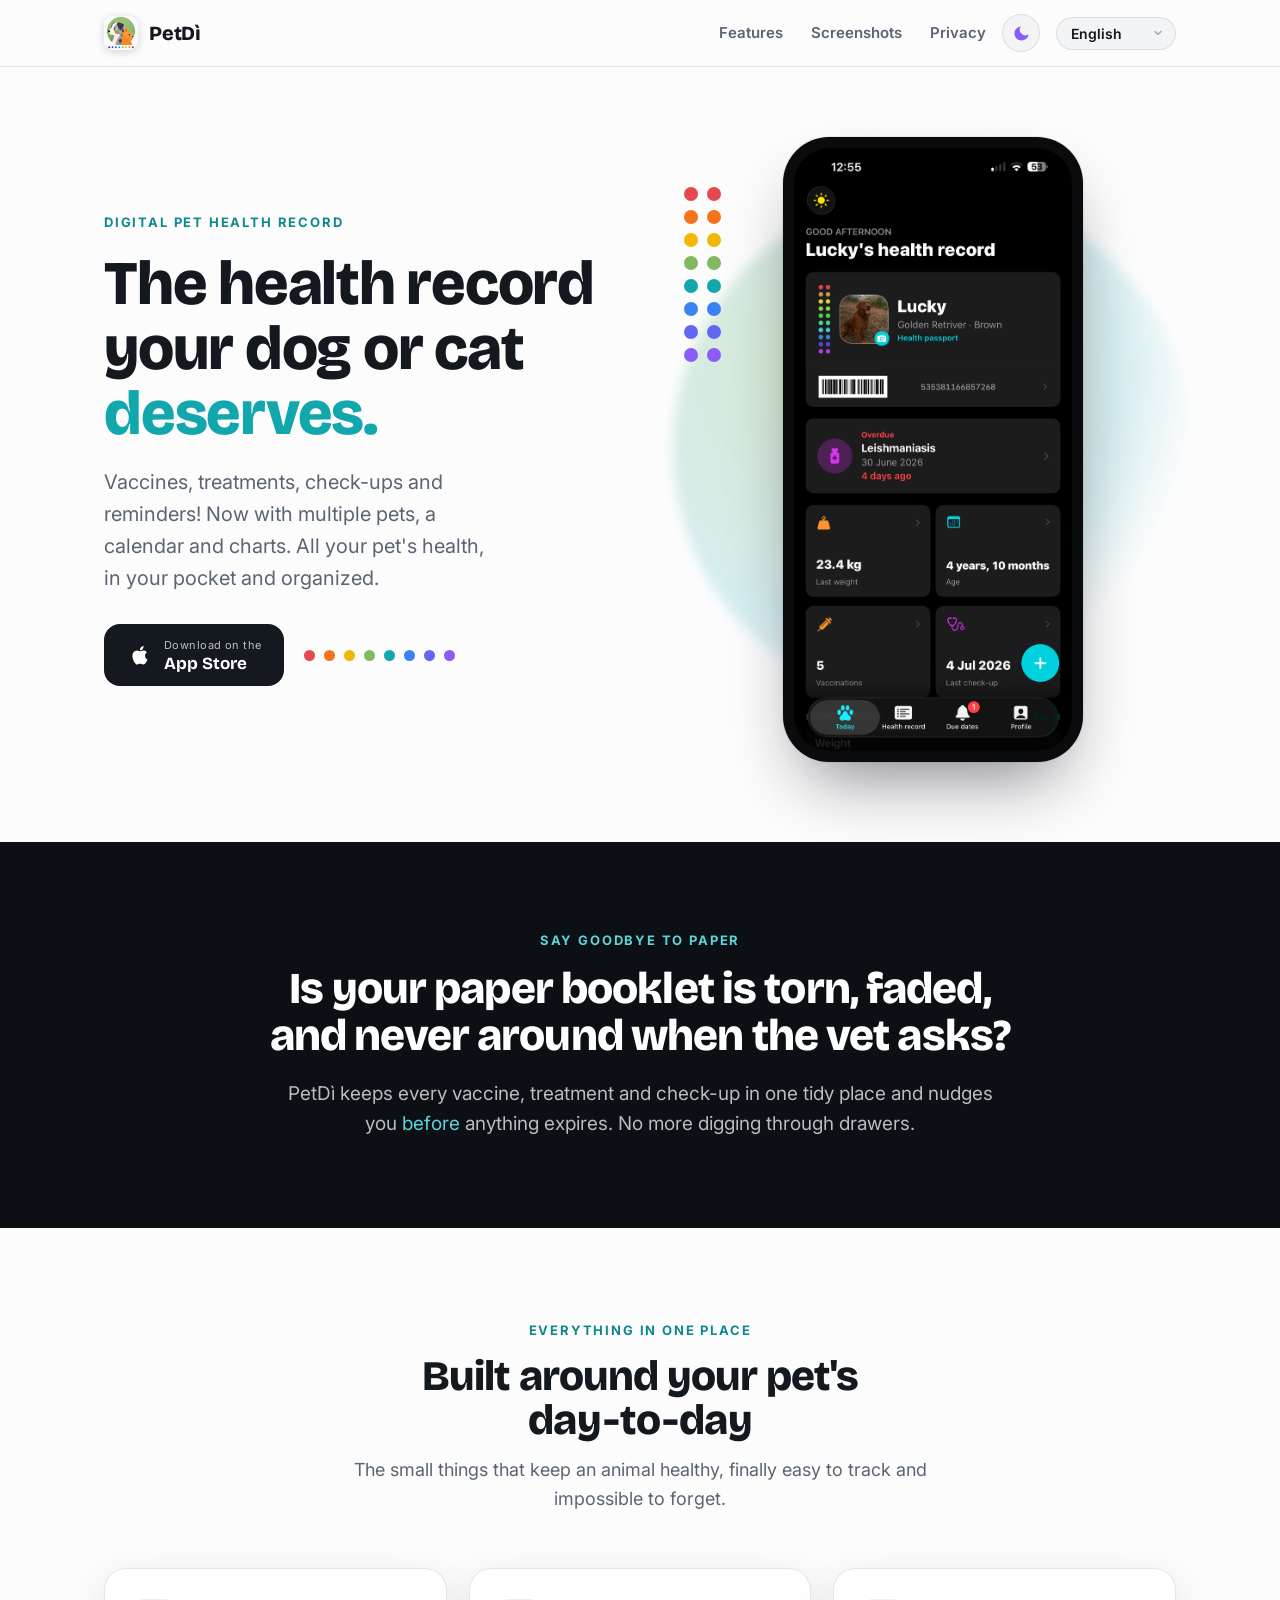
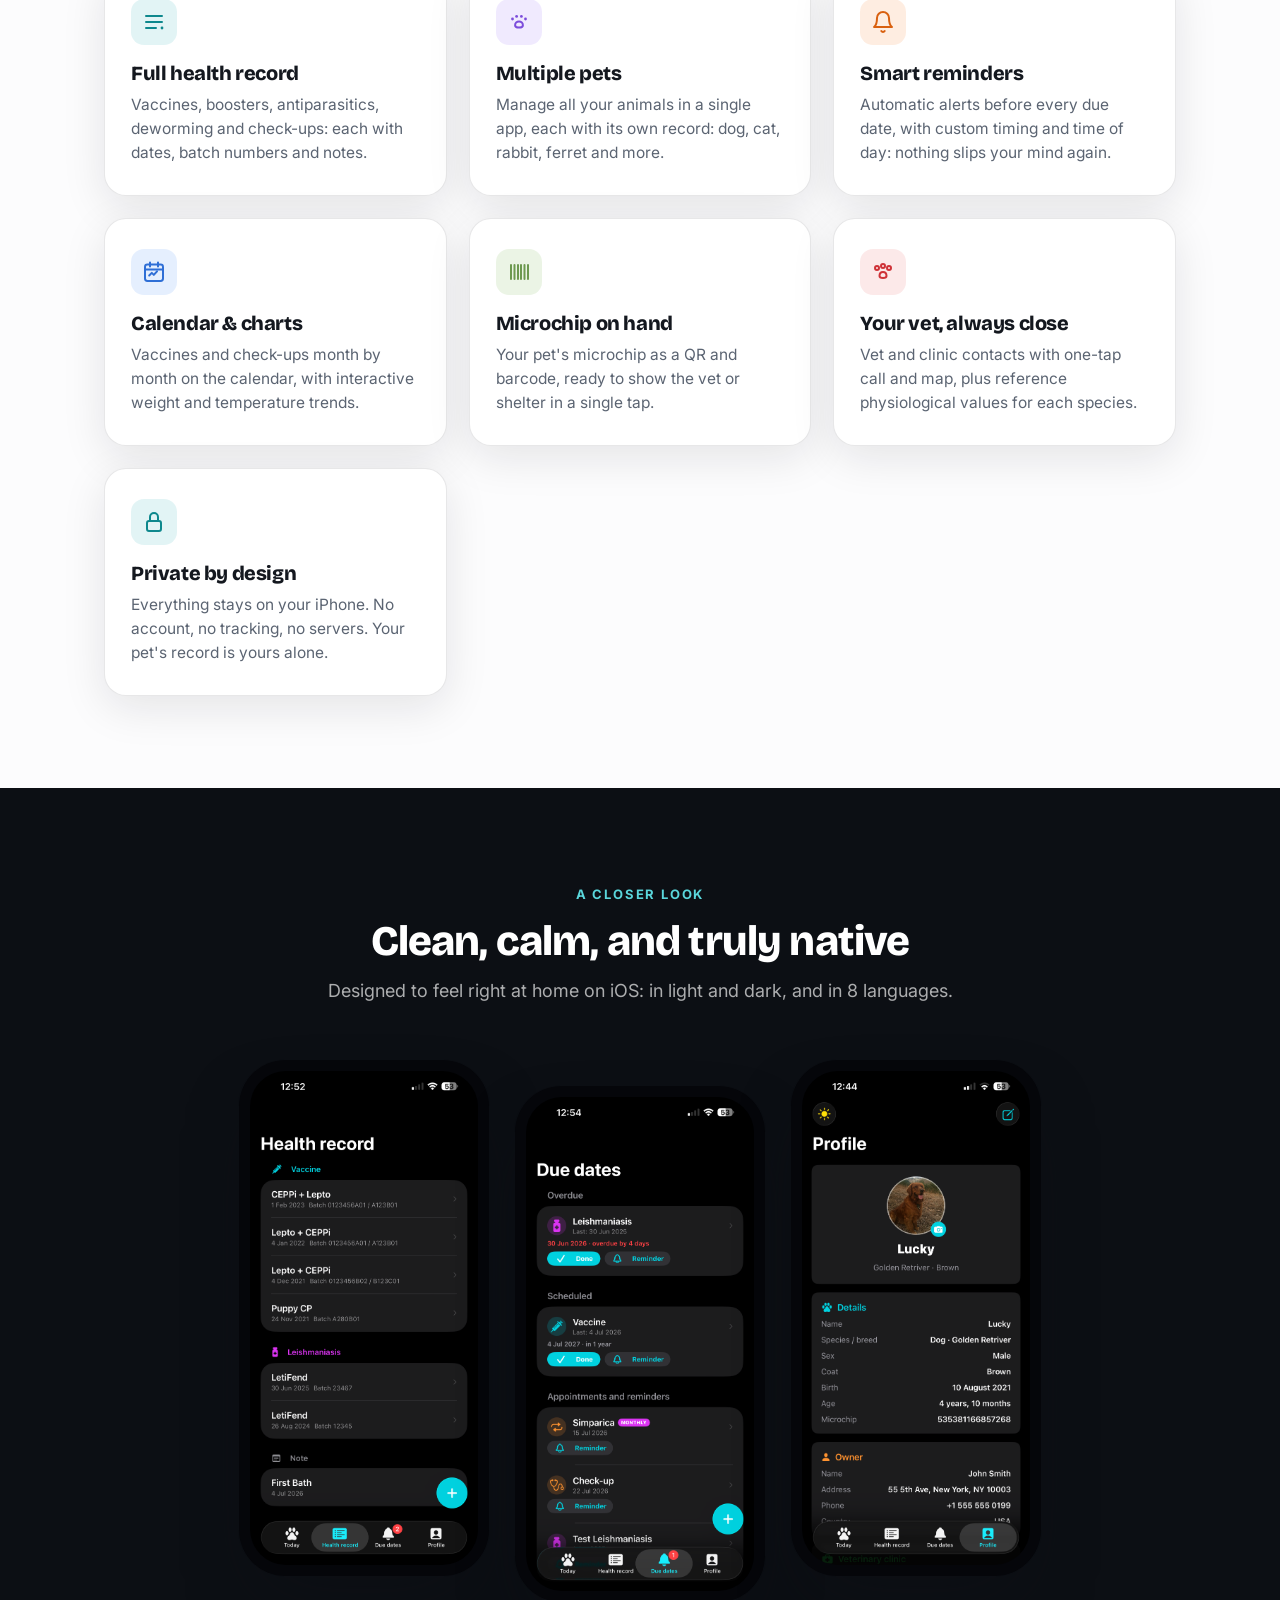
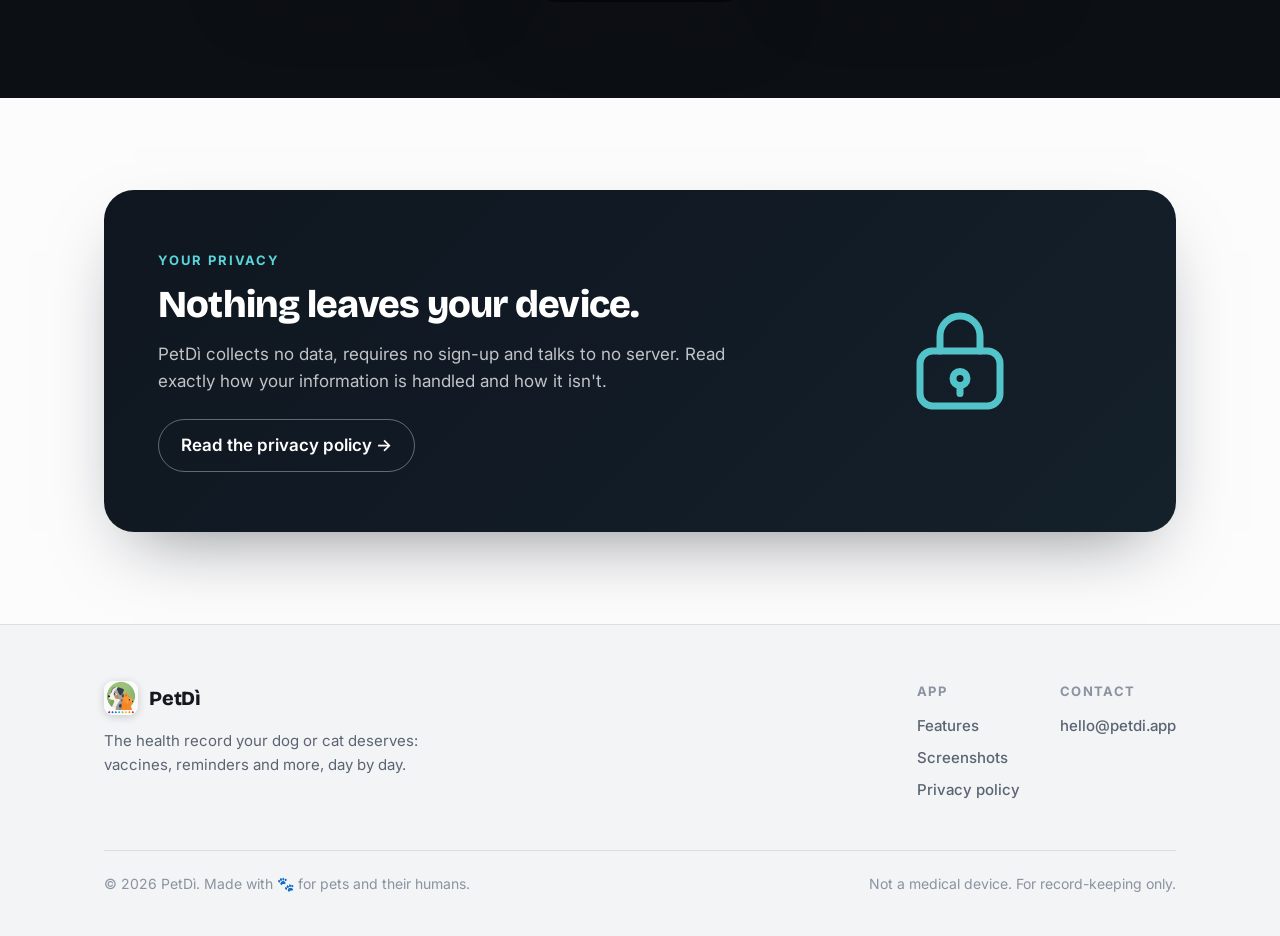
<file: index.html>
<!DOCTYPE html>
<html lang="en">
<head>
<meta charset="UTF-8">
<meta name="viewport" content="width=device-width, initial-scale=1.0">
<title>PetDì — Your pet's health record, day by day</title>
<meta name="description" content="PetDì is the digital health record for your dog or cat: vaccines, treatments, check-ups and reminders — all on your iPhone, day by day. Private by design.">
<link rel="icon" href="assets/icon-light.png">
<link rel="apple-touch-icon" href="assets/icon-light.png">
<script>try{var t=localStorage.getItem('petdi_theme')||((window.matchMedia&&matchMedia('(prefers-color-scheme: dark)').matches)?'dark':'light');if(t==='dark')document.documentElement.classList.add('dark');}catch(e){}</script>
<link rel="preconnect" href="https://fonts.googleapis.com">
<link rel="preconnect" href="https://fonts.gstatic.com" crossorigin>
<link href="https://fonts.googleapis.com/css2?family=Bricolage+Grotesque:opsz,wght@12..96,700;12..96,800&family=Inter:wght@400;500;600;700&display=swap" rel="stylesheet">
<link rel="stylesheet" href="styles.css">
</head>
<body>

<header class="nav">
  <div class="wrap">
    <a class="brand" href="#top"><img src="assets/icon-light.png" alt="PetDì icon">PetDì</a>
    <div class="nav-right">
      <nav class="nav-links">
        <a href="#features" data-i18n="nav.features">Features</a>
        <a href="#look" data-i18n="nav.shots">Screenshots</a>
        <a href="privacy.html" data-i18n="nav.privacy">Privacy</a>
      </nav>
      <button class="theme-toggle" id="themeBtn" onclick="toggleTheme()" aria-label="Toggle light or dark theme"></button>
      <select class="lang-select" id="langSel" onchange="setLang(this.value)" aria-label="Language">
        <option value="it">Italiano</option><option value="en">English</option><option value="fr">Français</option><option value="de">Deutsch</option><option value="es">Español</option><option value="el">Ελληνικά</option><option value="ja">日本語</option><option value="pt">Português</option>
      </select>
    </div>
  </div>
</header>

<section class="hero" id="top">
  <div class="wrap">
    <div class="hero-copy">
      <div class="eyebrow" data-i18n="hero.eyebrow">Digital pet health record</div>
      <h1 data-i18n="hero.h1">The health record your dog or cat <span class="tint">deserves.</span></h1>
      <p class="lead" data-i18n="hero.lead">Vaccines, treatments, check-ups and reminders: everything about your pet's health, in your pocket and up to date.</p>
      <div class="hero-cta">
        <a class="store-badge" href="https://apps.apple.com/it/app/petdì/id6787153236">
          <svg viewBox="0 0 24 24" width="26" height="26" fill="currentColor"><path d="M17.543 12.75c-.024-2.148 1.757-3.178 1.838-3.229-1.001-1.465-2.559-1.665-3.115-1.688-1.327-.134-2.588.781-3.261.781-.669 0-1.708-.761-2.808-.741-1.446.021-2.78.84-3.523 2.134-1.502 2.606-.384 6.459 1.078 8.573.714 1.035 1.565 2.196 2.681 2.155 1.076-.043 1.483-.696 2.783-.696 1.299 0 1.666.696 2.805.675 1.157-.02 1.891-1.055 2.601-2.093.818-1.199 1.156-2.361 1.176-2.421-.026-.012-2.258-.867-2.281-3.438zM15.4 6.505c.593-.719.993-1.717.884-2.71-.854.035-1.888.569-2.501 1.287-.55.637-1.031 1.653-.902 2.627.953.074 1.926-.485 2.519-1.204z"/></svg>
          <span><small data-i18n="hero.badge_small">Download on the</small><b data-i18n="hero.badge_big">App Store</b></span>
        </a>
        <div class="dotrow"><span></span><span></span><span></span><span></span><span></span><span></span><span></span><span></span></div>
      </div>
    </div>
    <div class="hero-visual">
      <div class="blob"></div>
      <div class="dotgrid" aria-hidden="true"><span></span><span></span><span></span><span></span><span></span><span></span><span></span><span></span><span></span><span></span><span></span><span></span><span></span><span></span><span></span><span></span></div>
      <div class="phone"><img src="assets/home.jpg" alt="PetDì Today screen"></div>
    </div>
  </div>
</section>

<section class="pitch">
  <div class="wrap">
    <div class="eyebrow" data-i18n="pitch.eyebrow">Say goodbye to paper</div>
    <h2 data-i18n="pitch.h2">Is your paper booklet torn, faded, and never around when the vet asks?</h2>
    <p data-i18n="pitch.p">PetDì keeps every vaccine, treatment and check-up in one tidy place and nudges you <span class="tint">before</span> anything expires. No more digging through drawers or guessing when the next shot is due.</p>
  </div>
</section>

<section class="section" id="features">
  <div class="wrap">
    <div class="section-head">
      <div class="eyebrow" data-i18n="feat.eyebrow">Everything in one place</div>
      <h2 data-i18n="feat.h2">Built around your pet's day&#8209;to&#8209;day</h2>
      <p data-i18n="feat.p">The small things that keep an animal healthy, finally easy to track and impossible to forget.</p>
    </div>
    <div class="grid">
      <div class="card">
        <div class="ic teal"><svg viewBox="0 0 24 24" fill="none" stroke="currentColor" stroke-width="2" stroke-linecap="round" stroke-linejoin="round"><path d="M4 6h16M4 12h16M4 18h10"/><circle cx="20" cy="18" r="1.4" fill="currentColor" stroke="none"/></svg></div>
        <h3 data-i18n="f1.h">Full health record</h3>
        <p data-i18n="f1.p">Vaccines, boosters, antiparasitics, deworming and check-ups: each with dates, batch numbers and notes.</p>
      </div>
      <div class="card">
        <div class="ic violet"><svg viewBox="0 0 24 24" fill="none" stroke="currentColor" stroke-width="2" stroke-linecap="round" stroke-linejoin="round"><circle cx="5.5" cy="9" r="1.4" fill="currentColor" stroke="none"/><circle cx="9.6" cy="6.4" r="1.4" fill="currentColor" stroke="none"/><circle cx="14.4" cy="6.4" r="1.4" fill="currentColor" stroke="none"/><circle cx="18.5" cy="9" r="1.4" fill="currentColor" stroke="none"/><path d="M12 11.4c-2.2 0-3.9 1.7-3.9 3.8 0 1.7 1.5 2.4 3.9 2.4s3.9-.7 3.9-2.4c0-2.1-1.7-3.8-3.9-3.8z"/></svg></div>
        <h3 data-i18n="multipet.h">Multiple pets</h3>
        <p data-i18n="multipet.p">Manage all your animals in a single app, each with its own record: dog, cat, rabbit, ferret and more.</p>
      </div>
      <div class="card">
        <div class="ic orange"><svg viewBox="0 0 24 24" fill="none" stroke="currentColor" stroke-width="2" stroke-linecap="round" stroke-linejoin="round"><path d="M18 8a6 6 0 0 0-12 0c0 7-3 9-3 9h18s-3-2-3-9"/><path d="M13.7 21a2 2 0 0 1-3.4 0"/></svg></div>
        <h3 data-i18n="f2.h">Smart reminders</h3>
        <p data-i18n="f2.p">Automatic alerts before every due date, with custom timing and time of day: nothing slips your mind again.</p>
      </div>
      <div class="card">
        <div class="ic blue"><svg viewBox="0 0 24 24" fill="none" stroke="currentColor" stroke-width="2" stroke-linecap="round" stroke-linejoin="round"><rect x="3" y="4.5" width="18" height="16.5" rx="2.4"/><path d="M3 9.5h18M8 2.5v4M16 2.5v4"/><path d="M7.2 15.5l2.6-2.6 2 2 3.2-3.6"/></svg></div>
        <h3 data-i18n="calendar.h">Calendar & charts</h3>
        <p data-i18n="calendar.p">Vaccines and check-ups month by month on the calendar, with interactive weight and temperature trends.</p>
      </div>
      <div class="card">
        <div class="ic sage"><svg viewBox="0 0 24 24" fill="none" stroke="currentColor" stroke-width="2" stroke-linecap="round" stroke-linejoin="round"><path d="M4 5v14M7.5 5v14M11 5v14M14 5v14M17.5 5v14M21 5v14" opacity=".9"/></svg></div>
        <h3 data-i18n="f3.h">Microchip on hand</h3>
        <p data-i18n="f3.p">Your pet's microchip as a QR and barcode, ready to show the vet or shelter in a single tap.</p>
      </div>
      <div class="card">
        <div class="ic red"><svg viewBox="0 0 24 24" fill="none" stroke="currentColor" stroke-width="2" stroke-linecap="round" stroke-linejoin="round"><circle cx="6" cy="8" r="2"/><circle cx="12" cy="6" r="2"/><circle cx="18" cy="8" r="2"/><path d="M8.5 16c0-2.5 1.6-4 3.5-4s3.5 1.5 3.5 4c0 1.7-1.6 2-3.5 2s-3.5-.3-3.5-2z"/></svg></div>
        <h3 data-i18n="f5.h">Your vet, always close</h3>
        <p data-i18n="f5.p">Vet and clinic contacts with one-tap call and map, plus reference physiological values for each species.</p>
      </div>
      <div class="card">
        <div class="ic teal"><svg viewBox="0 0 24 24" fill="none" stroke="currentColor" stroke-width="2" stroke-linecap="round" stroke-linejoin="round"><rect x="5" y="11" width="14" height="10" rx="2"/><path d="M8 11V7a4 4 0 0 1 8 0v4"/></svg></div>
        <h3 data-i18n="f6.h">Private by design</h3>
        <p data-i18n="f6.p">Everything stays on your iPhone. No account, no tracking, no servers. Your pet's record is yours alone.</p>
      </div>
    </div>
  </div>
  </div>
</section>

<section class="showcase" id="look">
  <div class="wrap">
    <div class="section-head">
      <div class="eyebrow" data-i18n="show.eyebrow">A closer look</div>
      <h2 data-i18n="show.h2">Clean, calm, and truly native</h2>
      <p data-i18n="show.p">Designed to feel right at home on iOS: in light and dark, and in 8 languages.</p>
    </div>
    <div class="shots">
      <div class="phone lift"><img src="assets/record.jpg" alt="Health record"></div>
      <div class="phone"><img src="assets/due.jpg" alt="Due dates"></div>
      <div class="phone lift"><img src="assets/profile.jpg" alt="Pet profile"></div>
    </div>
  </div>
</section>

<section class="privacy-band">
  <div class="wrap">
    <div class="pb-inner">
      <div>
        <div class="eyebrow" data-i18n="priv.eyebrow">Your privacy</div>
        <h2 data-i18n="priv.h2">Nothing leaves your device.</h2>
        <p data-i18n="priv.p">PetDì collects no data, requires no sign-up and talks to no server. Read exactly how your information is handled and how it isn't.</p>
        <a class="btn-ghost" href="privacy.html" data-i18n="priv.btn">Read the privacy policy →</a>
      </div>
      <div class="pb-lock">
        <svg viewBox="0 0 24 24" fill="none" stroke="currentColor" stroke-width="1.4" stroke-linecap="round" stroke-linejoin="round"><rect x="4" y="10" width="16" height="11" rx="2.5"/><path d="M8 10V7a4 4 0 0 1 8 0v3"/><circle cx="12" cy="15.5" r="1.4"/><path d="M12 16.9v1.6"/></svg>
      </div>
    </div>
  </div>
</section>

<footer>
  <div class="wrap">
    <div class="foot">
      <div>
        <a class="brand" href="#top"><img src="assets/icon-light.png" alt="PetDì icon">PetDì</a>
        <p data-i18n="foot.tagline">The health record your dog or cat deserves: vaccines, reminders and more, day by day.</p>
      </div>
      <div class="foot-links">
        <div>
          <h4 data-i18n="foot.app">App</h4>
          <a href="#features" data-i18n="foot.features">Features</a>
          <a href="#look" data-i18n="foot.shots">Screenshots</a>
          <a href="privacy.html" data-i18n="foot.privacy">Privacy policy</a>
        </div>
        <div>
          <h4 data-i18n="foot.contact">Contact</h4>
          <a href="mailto:hello@petdi.app">hello@petdi.app</a>
        </div>
      </div>
    </div>
    <div class="copyright">
      <span data-i18n="foot.copy">© 2026 PetDì. Made with 🐾 for pets and their humans.</span>
      <span data-i18n="foot.note">Not a medical device. For record-keeping only.</span>
    </div>
  </div>
</footer>

<script>
const I18N = {
 "it": {
  "nav.features": "Funzioni",
  "nav.shots": "Schermate",
  "nav.privacy": "Privacy",
  "hero.eyebrow": "Libretto sanitario digitale",
  "hero.h1": "Il libretto che il tuo cane o gatto <span class=\"tint\">merita.</span>",
  "hero.lead": "Vaccini, trattamenti, controlli e promemoria! E ora con più animali, calendario e grafici interattivi. Tutta la salute del tuo pet, in tasca e in ordine.",
  "hero.badge_small": "Scarica su",
  "hero.badge_big": "App Store",
  "pitch.eyebrow": "Addio alla carta",
  "pitch.h2": "Il tuo libretto di carta è strappato, sbiadito e non si trova mai quando serve?",
  "pitch.p": "PetDì tiene ogni vaccino, trattamento e controllo in un unico posto ordinato e ti avvisa <span class=\"tint\">prima</span> che scada qualcosa. Basta frugare nei cassetti.",
  "feat.eyebrow": "Tutto in un unico posto",
  "feat.h2": "Pensato per la vita quotidiana del tuo pet",
  "feat.p": "Le piccole cose che tengono in salute un animale, finalmente facili da segnare e impossibili da dimenticare.",
  "f1.h": "Libretto completo",
  "f1.p": "Vaccini, richiami, antiparassitari, sverminazioni e controlli, ognuno con date, numeri di lotto e note.",
  "multipet.h": "Più animali",
  "multipet.p": "Gestisci tutti i tuoi animali in un'unica app, ognuno con il suo libretto: cane, gatto, coniglio, furetto e altro.",
  "f2.h": "Promemoria intelligenti",
  "f2.p": "Avvisi automatici prima di ogni scadenza, con anticipo e orario personalizzabili: non ti sfuggirà più nulla.",
  "calendar.h": "Calendario e grafici",
  "calendar.p": "Vaccini e controlli mese per mese sul calendario, con l'andamento interattivo di peso e temperatura.",
  "f3.h": "Microchip a portata",
  "f3.p": "Il microchip del tuo animale come QR e codice a barre, pronto da mostrare al veterinario o al canile.",
  "f5.h": "Veterinario sempre vicino",
  "f5.p": "Contatti di veterinario e ambulatorio con chiamata e mappa, più i valori fisiologici di riferimento per ogni specie.",
  "f6.h": "Privato per natura",
  "f6.p": "Tutto resta sul tuo iPhone. Nessun account, nessun tracciamento, nessun server. Il libretto del tuo animale è solo tuo.",
  "show.eyebrow": "Uno sguardo più da vicino",
  "show.h2": "Pulita, essenziale e davvero nativa",
  "show.p": "Progettata per sentirsi a casa su iOS: in chiaro e scuro, e in 8 lingue.",
  "priv.eyebrow": "La tua privacy",
  "priv.h2": "Niente lascia il tuo dispositivo.",
  "priv.p": "PetDì non raccoglie dati, non richiede registrazione e non comunica con alcun server. Leggi come vengono trattate le tue informazioni e come non lo sono.",
  "priv.btn": "Leggi l'informativa privacy →",
  "foot.tagline": "Il libretto che il tuo cane o gatto merita — vaccini, promemoria e altro, giorno per giorno.",
  "foot.app": "App",
  "foot.features": "Funzioni",
  "foot.shots": "Schermate",
  "foot.privacy": "Informativa privacy",
  "foot.contact": "Contatti",
  "foot.copy": "© 2026 PetDì. Fatto con 🐾 per gli animali e i loro umani.",
  "foot.note": "Non è un dispositivo medico. Solo per l'archiviazione dei dati."
 },
 "en": {
  "nav.features": "Features",
  "nav.shots": "Screenshots",
  "nav.privacy": "Privacy",
  "hero.eyebrow": "Digital pet health record",
  "hero.h1": "The health record your dog or cat <span class=\"tint\">deserves.</span>",
  "hero.lead": "Vaccines, treatments, check-ups and reminders! Now with multiple pets, a calendar and charts. All your pet's health, in your pocket and organized.",
  "hero.badge_small": "Download on the",
  "hero.badge_big": "App Store",
  "pitch.eyebrow": "Say goodbye to paper",
  "pitch.h2": "Is your paper booklet is torn, faded, and never around when the vet asks?",
  "pitch.p": "PetDì keeps every vaccine, treatment and check-up in one tidy place and nudges you <span class=\"tint\">before</span> anything expires. No more digging through drawers.",
  "feat.eyebrow": "Everything in one place",
  "feat.h2": "Built around your pet's day&#8209;to&#8209;day",
  "feat.p": "The small things that keep an animal healthy, finally easy to track and impossible to forget.",
  "f1.h": "Full health record",
  "f1.p": "Vaccines, boosters, antiparasitics, deworming and check-ups: each with dates, batch numbers and notes.",
  "multipet.h": "Multiple pets",
  "multipet.p": "Manage all your animals in a single app, each with its own record: dog, cat, rabbit, ferret and more.",
  "f2.h": "Smart reminders",
  "f2.p": "Automatic alerts before every due date, with custom timing and time of day: nothing slips your mind again.",
  "calendar.h": "Calendar & charts",
  "calendar.p": "Vaccines and check-ups month by month on the calendar, with interactive weight and temperature trends.",
  "f3.h": "Microchip on hand",
  "f3.p": "Your pet's microchip as a QR and barcode, ready to show the vet or shelter in a single tap.",
  "f5.h": "Your vet, always close",
  "f5.p": "Vet and clinic contacts with one-tap call and map, plus reference physiological values for each species.",
  "f6.h": "Private by design",
  "f6.p": "Everything stays on your iPhone. No account, no tracking, no servers. Your pet's record is yours alone.",
  "show.eyebrow": "A closer look",
  "show.h2": "Clean, calm, and truly native",
  "show.p": "Designed to feel right at home on iOS: in light and dark, and in 8 languages.",
  "priv.eyebrow": "Your privacy",
  "priv.h2": "Nothing leaves your device.",
  "priv.p": "PetDì collects no data, requires no sign-up and talks to no server. Read exactly how your information is handled and how it isn't.",
  "priv.btn": "Read the privacy policy →",
  "foot.tagline": "The health record your dog or cat deserves: vaccines, reminders and more, day by day.",
  "foot.app": "App",
  "foot.features": "Features",
  "foot.shots": "Screenshots",
  "foot.privacy": "Privacy policy",
  "foot.contact": "Contact",
  "foot.copy": "© 2026 PetDì. Made with 🐾 for pets and their humans.",
  "foot.note": "Not a medical device. For record-keeping only."
 },
 "fr": {
  "nav.features": "Fonctions",
  "nav.shots": "Captures",
  "nav.privacy": "Confidentialité",
  "hero.eyebrow": "Carnet de santé numérique",
  "hero.h1": "Le carnet que votre chien ou chat <span class=\"tint\">mérite.</span>",
  "hero.lead": "Vaccins, traitements, contrôles et rappels! Et désormais plusieurs animaux, un calendrier et des graphiques. Toute la santé de votre animal, dans votre poche.",
  "hero.badge_small": "Télécharger dans l'",
  "hero.badge_big": "App Store",
  "pitch.eyebrow": "Adieu le papier",
  "pitch.h2": "Votre carnet papier est déchiré, délavé et jamais là quand le vétérinaire le demande.",
  "pitch.p": "PetDì réunit vaccins, traitements et contrôles au même endroit et vous prévient <span class=\"tint\">avant</span> chaque échéance. Fini de fouiller les tiroirs.",
  "feat.eyebrow": "Tout au même endroit",
  "feat.h2": "Pensé pour le quotidien de votre animal",
  "feat.p": "Les petites choses qui gardent un animal en bonne santé, enfin faciles à noter et impossibles à oublier.",
  "f1.h": "Carnet complet",
  "f1.p": "Vaccins, rappels, antiparasitaires, vermifuges et contrôles, chacun avec dates, numéros de lot et notes.",
  "multipet.h": "Plusieurs animaux",
  "multipet.p": "Gérez tous vos animaux dans une seule app, chacun avec son carnet : chien, chat, lapin, furet et plus.",
  "f2.h": "Rappels intelligents",
  "f2.p": "Alertes automatiques avant chaque échéance, avec délai et heure personnalisables: vous n'oublierez plus rien.",
  "calendar.h": "Calendrier et graphiques",
  "calendar.p": "Vaccins et contrôles mois par mois sur le calendrier, avec l'évolution interactive du poids et de la température.",
  "f3.h": "Puce à portée de main",
  "f3.p": "La puce de votre animal en QR et code-barres, prête à montrer au vétérinaire ou au refuge.",
  "f5.h": "Votre vétérinaire, toujours proche",
  "f5.p": "Contacts du vétérinaire et du cabinet avec appel et carte, ainsi que les valeurs physiologiques de référence pour chaque espèce.",
  "f6.h": "Privé par nature",
  "f6.p": "Tout reste sur votre iPhone. Aucun compte, aucun suivi, aucun serveur. Le carnet de votre animal n'appartient qu'à vous.",
  "show.eyebrow": "De plus près",
  "show.h2": "Épurée, claire et vraiment native",
  "show.p": "Conçue pour être à l'aise sur iOS: en clair et sombre, et en 8 langues.",
  "priv.eyebrow": "Votre confidentialité",
  "priv.h2": "Rien ne quitte votre appareil.",
  "priv.p": "PetDì ne collecte aucune donnée, ne demande aucune inscription et ne communique avec aucun serveur. Découvrez comment vos informations sont traitées et comment elles ne le sont pas.",
  "priv.btn": "Lire la politique de confidentialité →",
  "foot.tagline": "Le carnet que votre chien ou chat mérite: vaccins, rappels et plus, jour après jour.",
  "foot.app": "App",
  "foot.features": "Fonctions",
  "foot.shots": "Captures",
  "foot.privacy": "Politique de confidentialité",
  "foot.contact": "Contact",
  "foot.copy": "© 2026 PetDì. Fait avec 🐾 pour les animaux et leurs humains.",
  "foot.note": "Pas un dispositif médical. Uniquement pour la conservation des données."
 },
 "de": {
  "nav.features": "Funktionen",
  "nav.shots": "Screenshots",
  "nav.privacy": "Datenschutz",
  "hero.eyebrow": "Digitales Gesundheitsheft",
  "hero.h1": "Das Heft, das dein Hund oder deine Katze <span class=\"tint\">verdient.</span>",
  "hero.lead": "Impfungen, Behandlungen, Kontrollen und Erinnerungen! Jetzt mit mehreren Tieren, Kalender und Diagrammen. Die ganze Gesundheit deines Tieres, immer dabei.",
  "hero.badge_small": "Laden im",
  "hero.badge_big": "App Store",
  "pitch.eyebrow": "Schluss mit Papier",
  "pitch.h2": "Dein Impfpass aus Papier ist zerrissen, verblasst und nie da, wenn der Tierarzt fragt.",
  "pitch.p": "PetDì hält jede Impfung, Behandlung und Kontrolle an einem Ort und erinnert dich <span class=\"tint\">vor</span> jeder Fälligkeit. Kein Kramen in Schubladen mehr.",
  "feat.eyebrow": "Alles an einem Ort",
  "feat.h2": "Für den Alltag deines Tieres gemacht",
  "feat.p": "Die kleinen Dinge, die ein Tier gesund halten: endlich leicht zu erfassen und unmöglich zu vergessen.",
  "f1.h": "Vollständiges Heft",
  "f1.p": "Impfungen, Auffrischungen, Parasitenschutz, Entwurmungen und Kontrollen: mit Datum, Chargennummern und Notizen.",
  "multipet.h": "Mehrere Tiere",
  "multipet.p": "Verwalte all deine Tiere in einer App, jedes mit eigenem Heft: Hund, Katze, Kaninchen, Frettchen und mehr.",
  "f2.h": "Intelligente Erinnerungen",
  "f2.p": "Automatische Hinweise vor jeder Fälligkeit, mit anpassbarem Vorlauf und Uhrzeit: du vergisst nichts mehr.",
  "calendar.h": "Kalender & Diagramme",
  "calendar.p": "Impfungen und Kontrollen Monat für Monat im Kalender, mit interaktivem Gewichts und Temperaturverlauf.",
  "f3.h": "Mikrochip zur Hand",
  "f3.p": "Der Mikrochip deines Tieres als QR und Barcode, bereit zum Vorzeigen bei Tierarzt oder Tierheim.",
  "f5.h": "Dein Tierarzt, immer nah",
  "f5.p": "Kontakte von Tierarzt und Praxis mit Anruf und Karte, dazu physiologische Referenzwerte für jede Tierart.",
  "f6.h": "Privat von Grund auf",
  "f6.p": "Alles bleibt auf deinem iPhone. Kein Konto, kein Tracking, keine Server. Das Heft deines Tieres gehört nur dir.",
  "show.eyebrow": "Aus der Nähe",
  "show.h2": "Klar, ruhig und wirklich nativ",
  "show.p": "Entworfen, um sich auf iOS zu Hause zu fühlen: in Hell und Dunkel, und in 8 Sprachen.",
  "priv.eyebrow": "Dein Datenschutz",
  "priv.h2": "Nichts verlässt dein Gerät.",
  "priv.p": "PetDì sammelt keine Daten, verlangt keine Anmeldung und spricht mit keinem Server. Lies, wie deine Daten behandelt werden und wie nicht.",
  "priv.btn": "Datenschutzerklärung lesen →",
  "foot.tagline": "Das Heft, das dein Hund oder deine Katze verdient: Impfungen, Erinnerungen und mehr, Tag für Tag.",
  "foot.app": "App",
  "foot.features": "Funktionen",
  "foot.shots": "Screenshots",
  "foot.privacy": "Datenschutzerklärung",
  "foot.contact": "Kontakt",
  "foot.copy": "© 2026 PetDì. Mit 🐾 gemacht für Tiere und ihre Menschen.",
  "foot.note": "Kein Medizinprodukt. Nur zur Datenspeicherung."
 },
 "es": {
  "nav.features": "Funciones",
  "nav.shots": "Capturas",
  "nav.privacy": "Privacidad",
  "hero.eyebrow": "Cartilla sanitaria digital",
  "hero.h1": "La cartilla que tu perro o gato <span class=\"tint\">merece.</span>",
  "hero.lead": "Vacunas, tratamientos, revisiones y recordatorios! Y ahora varias mascotas, calendario y gráficos. Toda la salud de tu mascota, en tu bolsillo.",
  "hero.badge_small": "Descargar en el",
  "hero.badge_big": "App Store",
  "pitch.eyebrow": "Adiós al papel",
  "pitch.h2": "Tu cartilla de papel está rota, descolorida y nunca aparece cuando el veterinario la pide.",
  "pitch.p": "PetDì reúne cada vacuna, tratamiento y revisión en un solo lugar y te avisa <span class=\"tint\">antes</span> de que venza algo. Se acabó rebuscar en los cajones.",
  "feat.eyebrow": "Todo en un solo lugar",
  "feat.h2": "Pensado para el día a día de tu mascota",
  "feat.p": "Las pequeñas cosas que mantienen sano a un animal, por fin fáciles de anotar e imposibles de olvidar.",
  "f1.h": "Cartilla completa",
  "f1.p": "Vacunas, refuerzos, antiparasitarios, desparasitaciones y revisiones, cada uno con fechas, lotes y notas.",
  "multipet.h": "Varias mascotas",
  "multipet.p": "Gestiona todos tus animales en una sola app, cada uno con su cartilla: perro, gato, conejo, hurón y más.",
  "f2.h": "Recordatorios inteligentes",
  "f2.p": "Avisos automáticos antes de cada vencimiento, con antelación y hora personalizables: no se te escapa nada.",
  "calendar.h": "Calendario y gráficos",
  "calendar.p": "Vacunas y revisiones mes a mes en el calendario, con la evolución interactiva del peso y la temperatura.",
  "f3.h": "Microchip a mano",
  "f3.p": "El microchip de tu mascota como QR y código de barras, listo para mostrar al veterinario o a la protectora.",
  "f5.h": "Tu veterinario, siempre cerca",
  "f5.p": "Contactos del veterinario y la clínica con llamada y mapa, más los valores fisiológicos de referencia para cada especie.",
  "f6.h": "Privado por naturaleza",
  "f6.p": "Todo se queda en tu iPhone. Sin cuenta, sin seguimiento, sin servidores. La cartilla de tu mascota es solo tuya.",
  "show.eyebrow": "Una mirada de cerca",
  "show.h2": "Limpia, serena y realmente nativa",
  "show.p": "Diseñada para sentirse como en casa en iOS: en claro y oscuro, y en 8 idiomas.",
  "priv.eyebrow": "Tu privacidad",
  "priv.h2": "Nada sale de tu dispositivo.",
  "priv.p": "PetDì no recopila datos, no requiere registro y no habla con ningún servidor. Descubre cómo se tratan tus datos — y cómo no.",
  "priv.btn": "Leer la política de privacidad →",
  "foot.tagline": "La cartilla que tu perro o gato merece: vacunas, recordatorios y más, día a día.",
  "foot.app": "App",
  "foot.features": "Funciones",
  "foot.shots": "Capturas",
  "foot.privacy": "Política de privacidad",
  "foot.contact": "Contacto",
  "foot.copy": "© 2026 PetDì. Hecho con 🐾 para las mascotas y sus humanos.",
  "foot.note": "No es un producto sanitario. Solo para guardar los datos."
 },
 "el": {
  "nav.features": "Λειτουργίες",
  "nav.shots": "Στιγμιότυπα",
  "nav.privacy": "Απόρρητο",
  "hero.eyebrow": "Ψηφιακό βιβλιάριο υγείας",
  "hero.h1": "Το βιβλιάριο που αξίζει <span class=\"tint\">στον σκύλο ή στη γάτα σου.</span>",
  "hero.lead": "Εμβόλια, θεραπείες, έλεγχοι και υπενθυμίσεις — τώρα με πολλά ζώα, ημερολόγιο και γραφήματα. Όλη η υγεία του ζώου σου, στην τσέπη σου.",
  "hero.badge_small": "Λήψη από το",
  "hero.badge_big": "App Store",
  "pitch.eyebrow": "Αντίο στο χαρτί",
  "pitch.h2": "Το χάρτινο βιβλιάριο είναι σκισμένο, ξεθωριασμένο και ποτέ δεν το βρίσκεις όταν το ζητά ο κτηνίατρος.",
  "pitch.p": "Το PetDì κρατά κάθε εμβόλιο, θεραπεία και έλεγχο σε ένα τακτοποιημένο μέρος και σε ειδοποιεί <span class=\"tint\">πριν</span> λήξει κάτι.",
  "feat.eyebrow": "Όλα σε ένα μέρος",
  "feat.h2": "Φτιαγμένο για την καθημερινότητα του ζώου σου",
  "feat.p": "Οι μικρές λεπτομέρειες που κρατούν ένα ζώο υγιές, επιτέλους εύκολες να καταγράψεις.",
  "f1.h": "Πλήρες βιβλιάριο",
  "f1.p": "Εμβόλια, αναμνηστικά, αντιπαρασιτικά, αποπαρασιτώσεις και έλεγχοι, με ημερομηνίες, παρτίδες και σημειώσεις.",
  "multipet.h": "Πολλά ζώα",
  "multipet.p": "Διαχειρίσου όλα τα ζώα σου σε μία εφαρμογή, το καθένα με το δικό του βιβλιάριο: σκύλος, γάτα, κουνέλι και άλλα.",
  "f2.h": "Έξυπνες υπενθυμίσεις",
  "f2.p": "Αυτόματες ειδοποιήσεις πριν από κάθε λήξη, με ρυθμιζόμενο χρόνο και ώρα: δεν ξεχνάς τίποτα.",
  "calendar.h": "Ημερολόγιο & γραφήματα",
  "calendar.p": "Εμβόλια και έλεγχοι μήνα με μήνα στο ημερολόγιο, με διαδραστική πορεία βάρους και θερμοκρασίας.",
  "f3.h": "Μικροτσίπ στο χέρι",
  "f3.p": "Το μικροτσίπ του ζώου σου ως QR και barcode, έτοιμο να δείξεις στον κτηνίατρο ή στο καταφύγιο.",
  "f5.h": "Ο κτηνίατρός σου, πάντα κοντά",
  "f5.p": "Στοιχεία κτηνιάτρου και ιατρείου με κλήση και χάρτη, μαζί με φυσιολογικές τιμές αναφοράς για κάθε είδος.",
  "f6.h": "Ιδιωτικό εξ ορισμού",
  "f6.p": "Όλα μένουν στο iPhone σου. Χωρίς λογαριασμό, χωρίς παρακολούθηση, χωρίς διακομιστές. Το βιβλιάριο είναι μόνο δικό σου.",
  "show.eyebrow": "Πιο κοντά",
  "show.h2": "Καθαρή, ήρεμη και πραγματικά native",
  "show.p": "Σχεδιασμένη για να νιώθει σαν στο σπίτι της στο iOS: σε φωτεινό και σκοτεινό, και σε 8 γλώσσες.",
  "priv.eyebrow": "Το απόρρητό σου",
  "priv.h2": "Τίποτα δεν φεύγει από τη συσκευή σου.",
  "priv.p": "Το PetDì δεν συλλέγει δεδομένα, δεν απαιτεί εγγραφή και δεν επικοινωνεί με κανέναν διακομιστή. Δες πώς αντιμετωπίζονται τα δεδομένα σου — και πώς όχι.",
  "priv.btn": "Διάβασε την πολιτική απορρήτου →",
  "foot.tagline": "Το βιβλιάριο που αξίζει στον σκύλο ή στη γάτα σου: εμβόλια, υπενθυμίσεις και άλλα, μέρα με τη μέρα.",
  "foot.app": "Εφαρμογή",
  "foot.features": "Λειτουργίες",
  "foot.shots": "Στιγμιότυπα",
  "foot.privacy": "Πολιτική απορρήτου",
  "foot.contact": "Επικοινωνία",
  "foot.copy": "© 2026 PetDì. Φτιαγμένο με 🐾 για τα ζώα και τους ανθρώπους τους.",
  "foot.note": "Δεν είναι ιατρική συσκευή. Μόνο για αποθήκευση δεδομένων."
 },
 "ja": {
  "nav.features": "機能",
  "nav.shots": "スクリーンショット",
  "nav.privacy": "プライバシー",
  "hero.eyebrow": "デジタルペット健康手帳",
  "hero.h1": "愛犬・愛猫に<span class=\"tint\">ふさわしい</span>手帳。",
  "hero.lead": "ワクチン、治療、検診、リマインダー——さらに複数のペット、カレンダー、グラフにも対応。ペットの健康を、いつもポケットに。",
  "hero.badge_small": "ダウンロード：",
  "hero.badge_big": "App Store",
  "pitch.eyebrow": "紙にさよなら",
  "pitch.h2": "紙の手帳は破れて色あせ、獣医に見せたいときに限って見つかりません。",
  "pitch.p": "PetDìは、すべてのワクチン・治療・検診をひとつの場所に整理し、期限の<span class=\"tint\">前に</span>お知らせします。引き出しを探す必要はもうありません。",
  "feat.eyebrow": "すべてをひとつに",
  "feat.h2": "ペットの毎日のために",
  "feat.p": "動物の健康を支える小さなことを、簡単に記録でき、忘れずにすみます。",
  "f1.h": "充実した手帳",
  "f1.p": "ワクチン、追加接種、駆虫、寄生虫予防、検診を、日付・ロット番号・メモとともに。",
  "multipet.h": "複数のペット",
  "multipet.p": "すべてのペットをひとつのアプリで管理。それぞれに専用の手帳：犬、猫、ウサギ、フェレットなど。",
  "f2.h": "スマートなリマインダー",
  "f2.p": "期限の前に自動でお知らせ。通知のタイミングと時刻を自由に設定でき、見逃しません。",
  "calendar.h": "カレンダーとグラフ",
  "calendar.p": "カレンダーでワクチンや検診を月ごとに。体重・体温の推移をインタラクティブに確認。",
  "f3.h": "マイクロチップをすぐに",
  "f3.p": "ペットのマイクロチップをQRコードとバーコードで。獣医や保護施設ですぐに提示。",
  "f5.h": "かかりつけ獣医をいつも身近に",
  "f5.p": "獣医や動物病院の連絡先を発信・地図とともに。種ごとの生理学的な基準値も。",
  "f6.h": "徹底したプライバシー",
  "f6.p": "すべてiPhone内に保存。アカウント不要、追跡なし、サーバーなし。ペットの手帳はあなただけのもの。",
  "show.eyebrow": "もっと近くで",
  "show.h2": "すっきり、静かで、真にネイティブ",
  "show.p": "iOSになじむようデザイン——ライトとダーク、そして8言語対応。",
  "priv.eyebrow": "あなたのプライバシー",
  "priv.h2": "何もデバイスの外に出ません。",
  "priv.p": "PetDìはデータを収集せず、登録も不要で、サーバーとも通信しません。あなたの情報がどう扱われるか——そして扱われないか——をご確認ください。",
  "priv.btn": "プライバシーポリシーを読む →",
  "foot.tagline": "愛犬・愛猫にふさわしい手帳——ワクチン、リマインダーなど、毎日を支えます。",
  "foot.app": "アプリ",
  "foot.features": "機能",
  "foot.shots": "スクリーンショット",
  "foot.privacy": "プライバシーポリシー",
  "foot.contact": "お問い合わせ",
  "foot.copy": "© 2026 PetDì. 🐾 を込めて、ペットとその家族のために。",
  "foot.note": "医療機器ではありません。記録の保存のみを目的としています。"
 },
 "pt": {
  "nav.features": "Funções",
  "nav.shots": "Capturas",
  "nav.privacy": "Privacidade",
  "hero.eyebrow": "Caderneta de saúde digital",
  "hero.h1": "A caderneta que o teu cão ou gato <span class=\"tint\">merece.</span>",
  "hero.lead": "Vacinas, tratamentos, check-ups e lembretes! E agora vários animais, calendário e gráficos. Toda a saúde do teu animal, no bolso e organizada.",
  "hero.badge_small": "Descarregar na",
  "hero.badge_big": "App Store",
  "pitch.eyebrow": "Adeus ao papel",
  "pitch.h2": "A tua caderneta em papel está rasgada, desbotada e nunca aparece quando o veterinário pede.",
  "pitch.p": "O PetDì junta cada vacina, tratamento e check-up num único lugar e avisa-te <span class=\"tint\">antes</span> de algo expirar. Acabou vasculhar gavetas.",
  "feat.eyebrow": "Tudo num só lugar",
  "feat.h2": "Pensado para o dia a dia do teu animal",
  "feat.p": "As pequenas coisas que mantêm um animal saudável, finalmente fáceis de registar e impossíveis de esquecer.",
  "f1.h": "Caderneta completa",
  "f1.p": "Vacinas, reforços, antiparasitários, desparasitações e check-ups, cada um com datas, lotes e notas.",
  "multipet.h": "Vários animais",
  "multipet.p": "Gere todos os teus animais numa só app, cada um com a sua caderneta: cão, gato, coelho, furão e mais.",
  "f2.h": "Lembretes inteligentes",
  "f2.p": "Avisos automáticos antes de cada prazo, com antecedência e hora personalizáveis: nunca mais te escapa nada.",
  "calendar.h": "Calendário e gráficos",
  "calendar.p": "Vacinas e check-ups mês a mês no calendário, com a evolução interativa do peso e da temperatura.",
  "f3.h": "Microchip à mão",
  "f3.p": "O microchip do teu animal em QR e código de barras, pronto a mostrar ao veterinário ou ao abrigo.",
  "f5.h": "O teu veterinário, sempre perto",
  "f5.p": "Contactos do veterinário e da clínica com chamada e mapa, além dos valores fisiológicos de referência para cada espécie.",
  "f6.h": "Privado por natureza",
  "f6.p": "Tudo fica no teu iPhone. Sem conta, sem rastreio, sem servidores. A caderneta do teu animal é só tua.",
  "show.eyebrow": "Um olhar mais de perto",
  "show.h2": "Limpa, serena e verdadeiramente nativa",
  "show.p": "Concebida para se sentir em casa no iOS: em claro e escuro, e em 8 idiomas.",
  "priv.eyebrow": "A tua privacidade",
  "priv.h2": "Nada sai do teu dispositivo.",
  "priv.p": "O PetDì não recolhe dados, não exige registo e não comunica com nenhum servidor. Vê como as tuas informações são tratadas — e como não são.",
  "priv.btn": "Ler a política de privacidade →",
  "foot.tagline": "A caderneta que o teu cão ou gato merece: vacinas, lembretes e mais, dia após dia.",
  "foot.app": "App",
  "foot.features": "Funções",
  "foot.shots": "Capturas",
  "foot.privacy": "Política de privacidade",
  "foot.contact": "Contacto",
  "foot.copy": "© 2026 PetDì. Feito com 🐾 para os animais e os seus humanos.",
  "foot.note": "Não é um dispositivo médico. Apenas para guardar os dados."
 }
};
function setLang(l){
  document.querySelectorAll('[data-i18n]').forEach(function(el){
    var k=el.getAttribute('data-i18n');
    if(I18N[l] && I18N[l][k]!==undefined) el.innerHTML=I18N[l][k];
  });
  document.documentElement.lang=l;
  var sel=document.getElementById('langSel'); if(sel) sel.value=l;
  try{localStorage.setItem('petdi_lang',l);}catch(e){}
}
var SUN='<svg viewBox="0 0 24 24" fill="none"><circle cx="12" cy="12" r="4.4" fill="#F5C518"/><g stroke="#F5C518" stroke-width="2" stroke-linecap="round"><path d="M12 2.6v2.1M12 19.3v2.1M4.7 4.7l1.5 1.5M17.8 17.8l1.5 1.5M2.6 12h2.1M19.3 12h2.1M4.7 19.3l1.5-1.5M17.8 6.2l1.5-1.5"/></g></svg>';
var MOON='<svg viewBox="0 0 24 24" fill="#8B5CF6"><path d="M21 12.8A9 9 0 1 1 11.2 3a7 7 0 0 0 9.8 9.8z"/></svg>';
function applyTheme(t){
  document.documentElement.classList.toggle('dark', t==='dark');
  var btn=document.getElementById('themeBtn');
  if(btn) btn.innerHTML = (t==='dark') ? SUN : MOON;
  try{localStorage.setItem('petdi_theme',t);}catch(e){}
}
function toggleTheme(){ applyTheme(document.documentElement.classList.contains('dark')?'light':'dark'); }
(function(){
  var l=null; try{l=localStorage.getItem('petdi_lang');}catch(e){}
  if(!l) l=(navigator.language||'en').toLowerCase().indexOf('it')===0?'it':'en';
  setLang(l);
  var t=null; try{t=localStorage.getItem('petdi_theme');}catch(e){}
  if(!t) t=(window.matchMedia&&matchMedia('(prefers-color-scheme: dark)').matches)?'dark':'light';
  applyTheme(t);
})();
</script>
</body>
</html>
</file>
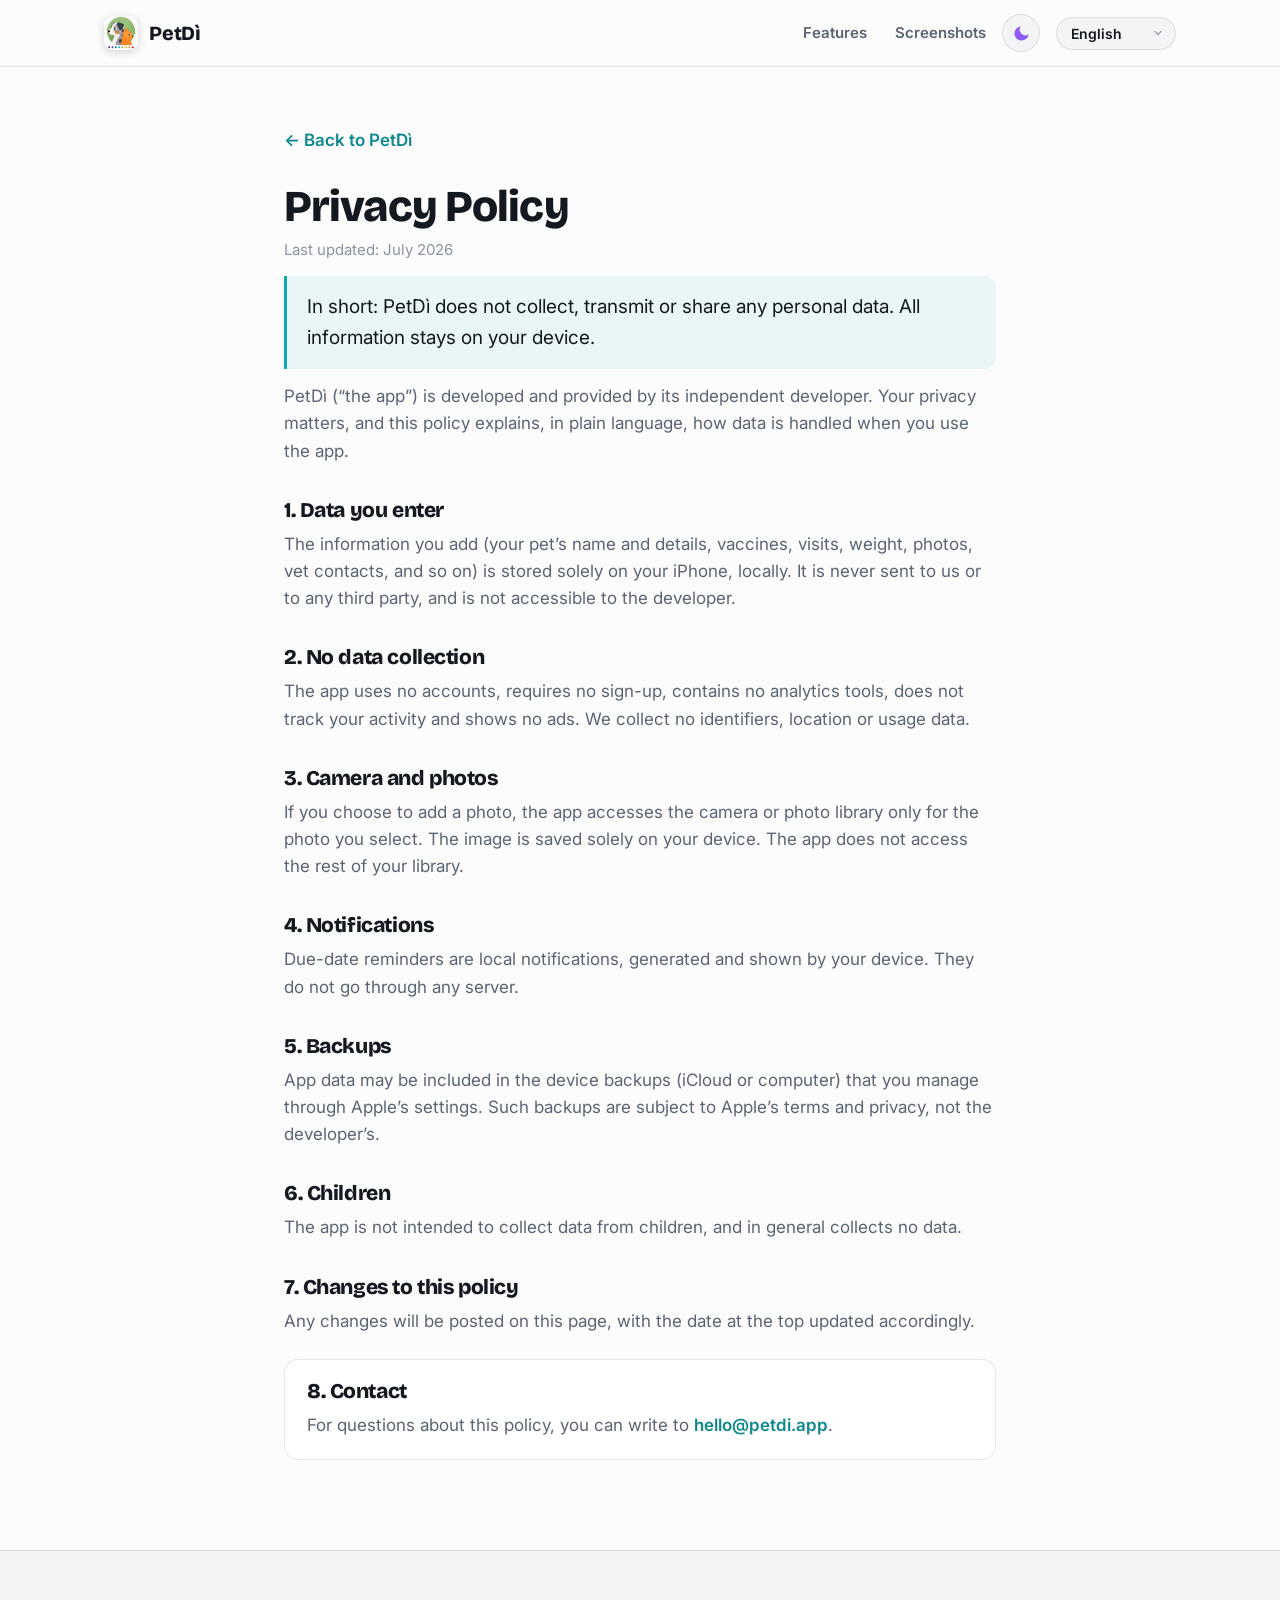
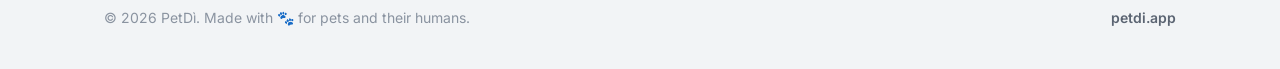
<file: privacy.html>
<!DOCTYPE html>
<html lang="it">
<head>
<meta charset="UTF-8">
<meta name="viewport" content="width=device-width, initial-scale=1.0">
<title>Privacy — PetDì</title>
<meta name="description" content="PetDì privacy policy: the app collects no data and stores everything locally on your device.">
<link rel="icon" href="assets/icon-light.png">
<script>try{var t=localStorage.getItem('petdi_theme')||((window.matchMedia&&matchMedia('(prefers-color-scheme: dark)').matches)?'dark':'light');if(t==='dark')document.documentElement.classList.add('dark');}catch(e){}</script>
<link rel="preconnect" href="https://fonts.googleapis.com">
<link rel="preconnect" href="https://fonts.gstatic.com" crossorigin>
<link href="https://fonts.googleapis.com/css2?family=Bricolage+Grotesque:opsz,wght@12..96,700;12..96,800&family=Inter:wght@400;500;600;700&display=swap" rel="stylesheet">
<link rel="stylesheet" href="styles.css">
</head>
<body>

<header class="nav">
  <div class="wrap">
    <a class="brand" href="index.html"><img src="assets/icon-light.png" alt="PetDì icon">PetDì</a>
    <div class="nav-right">
      <nav class="nav-links">
        <a href="index.html#features" data-i18n="nav.features">Funzioni</a>
        <a href="index.html#look" data-i18n="nav.shots">Schermate</a>
      </nav>
      <button class="theme-toggle" id="themeBtn" onclick="toggleTheme()" aria-label="Toggle light or dark theme"></button>
      <select class="lang-select" id="langSel" onchange="setLang(this.value)" aria-label="Language"><option value="it">Italiano</option><option value="en">English</option><option value="fr">Français</option><option value="de">Deutsch</option><option value="es">Español</option><option value="el">Ελληνικά</option><option value="ja">日本語</option><option value="pt">Português</option></select>
    </div>
  </div>
</header>

<main class="doc">
  <a class="back" href="index.html" id="backLink">← Torna a PetDì</a>
  <h1 id="docTitle">Informativa Privacy</h1>
  <div class="updated" id="docUpdated">Ultimo aggiornamento: luglio 2026</div>

  <section id="lang-it">
    <p class="lead">In sintesi: PetDì non raccoglie, non trasmette e non condivide alcun dato personale. Tutte le informazioni restano sul tuo dispositivo.</p>
    <p>PetDì (“l’app”) è sviluppata e fornita dal suo sviluppatore indipendente. La tua privacy è importante e questa informativa spiega, in modo semplice, come vengono trattati i dati quando usi l’app.</p>
    <h2>1. Dati che inserisci</h2>
    <p>Le informazioni che aggiungi (nome e dati dell’animale, vaccini, visite, peso, foto, contatti del veterinario, ecc.) vengono salvate esclusivamente in locale, sul tuo iPhone. Non vengono inviate a noi né a terze parti, e non sono accessibili allo sviluppatore.</p>
    <h2>2. Nessuna raccolta dati</h2>
    <p>L’app non utilizza account, non richiede registrazione, non contiene strumenti di analisi, non traccia la tua attività e non mostra pubblicità. Non raccogliamo identificativi, posizione o dati di utilizzo.</p>
    <h2>3. Fotocamera e foto</h2>
    <p>Se scegli di aggiungere una foto, l’app accede alla fotocamera o alla libreria foto solo per la foto che selezioni tu. L’immagine viene salvata unicamente sul dispositivo. L’app non accede al resto della tua libreria.</p>
    <h2>4. Notifiche</h2>
    <p>I promemoria delle scadenze sono notifiche locali, generate e mostrate dal tuo dispositivo. Non passano da alcun server.</p>
    <h2>5. Backup</h2>
    <p>I dati dell’app possono essere inclusi nei backup del dispositivo (iCloud o computer) che tu gestisci tramite le impostazioni di Apple. Tali backup sono soggetti alle condizioni e alla privacy di Apple, non dello sviluppatore.</p>
    <h2>6. Minori</h2>
    <p>L’app non è destinata alla raccolta di dati di minori, e in generale non raccoglie dati.</p>
    <h2>7. Modifiche a questa informativa</h2>
    <p>Eventuali modifiche saranno pubblicate su questa pagina, con aggiornamento della data in alto.</p>
    <div class="contact"><h2 style="margin-top:0">8. Contatti</h2><p style="margin:0">Per domande su questa informativa puoi scrivere a <a href="mailto:hello@petdi.app" style="color:var(--teal-deep);font-weight:600">hello@petdi.app</a>.</p></div>
  </section>
  <section id="lang-en" class="hidden">
    <p class="lead">In short: PetDì does not collect, transmit or share any personal data. All information stays on your device.</p>
    <p>PetDì (“the app”) is developed and provided by its independent developer. Your privacy matters, and this policy explains, in plain language, how data is handled when you use the app.</p>
    <h2>1. Data you enter</h2>
    <p>The information you add (your pet’s name and details, vaccines, visits, weight, photos, vet contacts, and so on) is stored solely on your iPhone, locally. It is never sent to us or to any third party, and is not accessible to the developer.</p>
    <h2>2. No data collection</h2>
    <p>The app uses no accounts, requires no sign-up, contains no analytics tools, does not track your activity and shows no ads. We collect no identifiers, location or usage data.</p>
    <h2>3. Camera and photos</h2>
    <p>If you choose to add a photo, the app accesses the camera or photo library only for the photo you select. The image is saved solely on your device. The app does not access the rest of your library.</p>
    <h2>4. Notifications</h2>
    <p>Due-date reminders are local notifications, generated and shown by your device. They do not go through any server.</p>
    <h2>5. Backups</h2>
    <p>App data may be included in the device backups (iCloud or computer) that you manage through Apple’s settings. Such backups are subject to Apple’s terms and privacy, not the developer’s.</p>
    <h2>6. Children</h2>
    <p>The app is not intended to collect data from children, and in general collects no data.</p>
    <h2>7. Changes to this policy</h2>
    <p>Any changes will be posted on this page, with the date at the top updated accordingly.</p>
    <div class="contact"><h2 style="margin-top:0">8. Contact</h2><p style="margin:0">For questions about this policy, you can write to <a href="mailto:hello@petdi.app" style="color:var(--teal-deep);font-weight:600">hello@petdi.app</a>.</p></div>
  </section>
  <section id="lang-fr" class="hidden">
    <p class="lead">En bref : PetDì ne collecte, ne transmet et ne partage aucune donnée personnelle. Toutes les informations restent sur votre appareil.</p>
    <p>PetDì (« l’app ») est développée et fournie par son développeur indépendant. Votre vie privée compte, et cette politique explique simplement comment les données sont traitées lorsque vous utilisez l’app.</p>
    <h2>1. Données que vous saisissez</h2>
    <p>Les informations que vous ajoutez (nom et données de l’animal, vaccins, visites, poids, photos, contacts du vétérinaire, etc.) sont enregistrées uniquement en local, sur votre iPhone. Elles ne nous sont jamais envoyées ni à des tiers, et ne sont pas accessibles au développeur.</p>
    <h2>2. Aucune collecte de données</h2>
    <p>L’app n’utilise aucun compte, ne demande aucune inscription, ne contient aucun outil d’analyse, ne suit pas votre activité et n’affiche aucune publicité. Nous ne collectons aucun identifiant, position ou donnée d’utilisation.</p>
    <h2>3. Appareil photo et photos</h2>
    <p>Si vous choisissez d’ajouter une photo, l’app accède à l’appareil photo ou à la photothèque uniquement pour la photo que vous sélectionnez. L’image est enregistrée uniquement sur l’appareil. L’app n’accède pas au reste de votre photothèque.</p>
    <h2>4. Notifications</h2>
    <p>Les rappels d’échéance sont des notifications locales, générées et affichées par votre appareil. Elles ne passent par aucun serveur.</p>
    <h2>5. Sauvegardes</h2>
    <p>Les données de l’app peuvent être incluses dans les sauvegardes de l’appareil (iCloud ou ordinateur) que vous gérez via les réglages d’Apple. Ces sauvegardes sont soumises aux conditions et à la confidentialité d’Apple, non du développeur.</p>
    <h2>6. Mineurs</h2>
    <p>L’app n’est pas destinée à collecter des données de mineurs, et de manière générale ne collecte aucune donnée.</p>
    <h2>7. Modifications de cette politique</h2>
    <p>Toute modification sera publiée sur cette page, avec mise à jour de la date en haut.</p>
    <div class="contact"><h2 style="margin-top:0">8. Contact</h2><p style="margin:0">Pour toute question sur cette politique, vous pouvez écrire à <a href="mailto:hello@petdi.app" style="color:var(--teal-deep);font-weight:600">hello@petdi.app</a>.</p></div>
  </section>
  <section id="lang-de" class="hidden">
    <p class="lead">Kurz gesagt: PetDì erhebt, überträgt und teilt keine personenbezogenen Daten. Alle Informationen bleiben auf deinem Gerät.</p>
    <p>PetDì („die App“) wird von ihrem unabhängigen Entwickler entwickelt und bereitgestellt. Dein Datenschutz ist wichtig, und diese Erklärung beschreibt in einfacher Sprache, wie Daten bei der Nutzung der App behandelt werden.</p>
    <h2>1. Daten, die du eingibst</h2>
    <p>Die von dir hinzugefügten Informationen (Name und Daten des Tieres, Impfungen, Besuche, Gewicht, Fotos, Tierarzt-Kontakte usw.) werden ausschließlich lokal auf deinem iPhone gespeichert. Sie werden nie an uns oder Dritte gesendet und sind für den Entwickler nicht zugänglich.</p>
    <h2>2. Keine Datenerhebung</h2>
    <p>Die App nutzt keine Konten, erfordert keine Anmeldung, enthält keine Analyse-Tools, verfolgt deine Aktivität nicht und zeigt keine Werbung. Wir erheben keine Kennungen, Standort- oder Nutzungsdaten.</p>
    <h2>3. Kamera und Fotos</h2>
    <p>Wenn du ein Foto hinzufügen möchtest, greift die App nur für das von dir ausgewählte Foto auf Kamera oder Fotomediathek zu. Das Bild wird ausschließlich auf dem Gerät gespeichert. Die App greift nicht auf den Rest deiner Mediathek zu.</p>
    <h2>4. Mitteilungen</h2>
    <p>Fälligkeits-Erinnerungen sind lokale Mitteilungen, die von deinem Gerät erzeugt und angezeigt werden. Sie laufen über keinen Server.</p>
    <h2>5. Backups</h2>
    <p>App-Daten können in den Geräte-Backups (iCloud oder Computer) enthalten sein, die du über die Einstellungen von Apple verwaltest. Solche Backups unterliegen den Bedingungen und dem Datenschutz von Apple, nicht des Entwicklers.</p>
    <h2>6. Kinder</h2>
    <p>Die App ist nicht darauf ausgelegt, Daten von Kindern zu erheben, und erhebt generell keine Daten.</p>
    <h2>7. Änderungen dieser Erklärung</h2>
    <p>Etwaige Änderungen werden auf dieser Seite veröffentlicht, mit entsprechender Aktualisierung des Datums oben.</p>
    <div class="contact"><h2 style="margin-top:0">8. Kontakt</h2><p style="margin:0">Bei Fragen zu dieser Erklärung kannst du schreiben an <a href="mailto:hello@petdi.app" style="color:var(--teal-deep);font-weight:600">hello@petdi.app</a>.</p></div>
  </section>
  <section id="lang-es" class="hidden">
    <p class="lead">En resumen: PetDì no recopila, transmite ni comparte ningún dato personal. Toda la información permanece en tu dispositivo.</p>
    <p>PetDì (“la app”) es desarrollada y ofrecida por su desarrollador independiente. Tu privacidad importa, y esta política explica, en lenguaje sencillo, cómo se tratan los datos cuando usas la app.</p>
    <h2>1. Datos que introduces</h2>
    <p>La información que añades (nombre y datos de la mascota, vacunas, visitas, peso, fotos, contactos del veterinario, etc.) se guarda únicamente en local, en tu iPhone. Nunca se nos envía ni a terceros, y el desarrollador no puede acceder a ella.</p>
    <h2>2. Sin recopilación de datos</h2>
    <p>La app no usa cuentas, no requiere registro, no contiene herramientas de analítica, no rastrea tu actividad y no muestra publicidad. No recopilamos identificadores, ubicación ni datos de uso.</p>
    <h2>3. Cámara y fotos</h2>
    <p>Si eliges añadir una foto, la app accede a la cámara o a la fototeca solo para la foto que seleccionas. La imagen se guarda únicamente en el dispositivo. La app no accede al resto de tu fototeca.</p>
    <h2>4. Notificaciones</h2>
    <p>Los recordatorios de vencimientos son notificaciones locales, generadas y mostradas por tu dispositivo. No pasan por ningún servidor.</p>
    <h2>5. Copias de seguridad</h2>
    <p>Los datos de la app pueden incluirse en las copias de seguridad del dispositivo (iCloud u ordenador) que tú gestionas mediante los ajustes de Apple. Dichas copias están sujetas a las condiciones y privacidad de Apple, no del desarrollador.</p>
    <h2>6. Menores</h2>
    <p>La app no está destinada a recopilar datos de menores y, en general, no recopila datos.</p>
    <h2>7. Cambios en esta política</h2>
    <p>Cualquier cambio se publicará en esta página, actualizando la fecha de la parte superior.</p>
    <div class="contact"><h2 style="margin-top:0">8. Contacto</h2><p style="margin:0">Para preguntas sobre esta política, puedes escribir a <a href="mailto:hello@petdi.app" style="color:var(--teal-deep);font-weight:600">hello@petdi.app</a>.</p></div>
  </section>
  <section id="lang-el" class="hidden">
    <p class="lead">Με λίγα λόγια: το PetDì δεν συλλέγει, δεν μεταδίδει και δεν κοινοποιεί κανένα προσωπικό δεδομένο. Όλες οι πληροφορίες παραμένουν στη συσκευή σου.</p>
    <p>Το PetDì (“η εφαρμογή”) αναπτύσσεται και παρέχεται από τον ανεξάρτητο προγραμματιστή της. Το απόρρητό σου έχει σημασία, και αυτή η πολιτική εξηγεί, με απλά λόγια, πώς αντιμετωπίζονται τα δεδομένα όταν χρησιμοποιείς την εφαρμογή.</p>
    <h2>1. Δεδομένα που καταχωρείς</h2>
    <p>Οι πληροφορίες που προσθέτεις (όνομα και στοιχεία του ζώου, εμβόλια, επισκέψεις, βάρος, φωτογραφίες, στοιχεία κτηνιάτρου κ.λπ.) αποθηκεύονται αποκλειστικά τοπικά, στο iPhone σου. Δεν αποστέλλονται ποτέ σε εμάς ή σε τρίτους, και δεν είναι προσβάσιμες στον προγραμματιστή.</p>
    <h2>2. Καμία συλλογή δεδομένων</h2>
    <p>Η εφαρμογή δεν χρησιμοποιεί λογαριασμούς, δεν απαιτεί εγγραφή, δεν περιέχει εργαλεία ανάλυσης, δεν παρακολουθεί τη δραστηριότητά σου και δεν εμφανίζει διαφημίσεις. Δεν συλλέγουμε αναγνωριστικά, τοποθεσία ή δεδομένα χρήσης.</p>
    <h2>3. Κάμερα και φωτογραφίες</h2>
    <p>Αν επιλέξεις να προσθέσεις φωτογραφία, η εφαρμογή έχει πρόσβαση στην κάμερα ή στη βιβλιοθήκη φωτογραφιών μόνο για τη φωτογραφία που επιλέγεις. Η εικόνα αποθηκεύεται μόνο στη συσκευή. Η εφαρμογή δεν έχει πρόσβαση στην υπόλοιπη βιβλιοθήκη σου.</p>
    <h2>4. Ειδοποιήσεις</h2>
    <p>Οι υπενθυμίσεις λήξεων είναι τοπικές ειδοποιήσεις, που δημιουργούνται και εμφανίζονται από τη συσκευή σου. Δεν περνούν από κανέναν διακομιστή.</p>
    <h2>5. Αντίγραφα ασφαλείας</h2>
    <p>Τα δεδομένα της εφαρμογής μπορεί να περιλαμβάνονται στα αντίγραφα ασφαλείας της συσκευής (iCloud ή υπολογιστής) που διαχειρίζεσαι μέσω των ρυθμίσεων της Apple. Τα αντίγραφα αυτά υπόκεινται στους όρους και το απόρρητο της Apple, όχι του προγραμματιστή.</p>
    <h2>6. Ανήλικοι</h2>
    <p>Η εφαρμογή δεν προορίζεται για συλλογή δεδομένων ανηλίκων και, γενικά, δεν συλλέγει δεδομένα.</p>
    <h2>7. Αλλαγές σε αυτήν την πολιτική</h2>
    <p>Τυχόν αλλαγές θα δημοσιεύονται σε αυτήν τη σελίδα, με ενημέρωση της ημερομηνίας στην κορυφή.</p>
    <div class="contact"><h2 style="margin-top:0">8. Επικοινωνία</h2><p style="margin:0">Για ερωτήσεις σχετικά με αυτήν την πολιτική, μπορείς να γράψεις στο <a href="mailto:hello@petdi.app" style="color:var(--teal-deep);font-weight:600">hello@petdi.app</a>.</p></div>
  </section>
  <section id="lang-ja" class="hidden">
    <p class="lead">要するに：PetDìは個人データを収集・送信・共有しません。すべての情報はあなたのデバイス内に留まります。</p>
    <p>PetDì（「本アプリ」）は、独立した開発者によって開発・提供されています。あなたのプライバシーを大切にし、本ポリシーでは本アプリ利用時のデータの取り扱いをわかりやすく説明します。</p>
    <h2>1. あなたが入力するデータ</h2>
    <p>あなたが追加する情報（ペットの名前や詳細、ワクチン、通院、体重、写真、獣医の連絡先など）は、あなたのiPhone内にのみローカルで保存されます。当方や第三者に送信されることはなく、開発者もアクセスできません。</p>
    <h2>2. データを収集しません</h2>
    <p>本アプリはアカウントを使用せず、登録も不要で、解析ツールを含まず、あなたの行動を追跡せず、広告も表示しません。識別子・位置情報・利用データは一切収集しません。</p>
    <h2>3. カメラと写真</h2>
    <p>写真を追加する場合、本アプリはあなたが選択した写真のためだけにカメラまたは写真ライブラリにアクセスします。画像はデバイス内にのみ保存されます。ライブラリの他の部分にはアクセスしません。</p>
    <h2>4. 通知</h2>
    <p>期限のリマインダーは、あなたのデバイスが生成・表示するローカル通知です。いかなるサーバーも経由しません。</p>
    <h2>5. バックアップ</h2>
    <p>本アプリのデータは、Appleの設定で管理するデバイスのバックアップ（iCloudまたはコンピュータ）に含まれる場合があります。これらのバックアップは、開発者ではなくAppleの規約とプライバシーに従います。</p>
    <h2>6. 未成年者</h2>
    <p>本アプリは未成年者のデータ収集を目的としておらず、一般にデータを収集しません。</p>
    <h2>7. 本ポリシーの変更</h2>
    <p>変更があった場合は、上部の日付を更新のうえ、本ページに掲載します。</p>
    <div class="contact"><h2 style="margin-top:0">8. お問い合わせ</h2><p style="margin:0">本ポリシーに関するご質問は、次のアドレスまでご連絡ください： <a href="mailto:hello@petdi.app" style="color:var(--teal-deep);font-weight:600">hello@petdi.app</a>.</p></div>
  </section>
  <section id="lang-pt" class="hidden">
    <p class="lead">Em resumo: o PetDì não recolhe, não transmite e não partilha quaisquer dados pessoais. Todas as informações permanecem no teu dispositivo.</p>
    <p>O PetDì (“a app”) é desenvolvido e disponibilizado pelo seu programador independente. A tua privacidade é importante, e esta política explica, de forma simples, como os dados são tratados quando usas a app.</p>
    <h2>1. Dados que introduzes</h2>
    <p>As informações que adicionas (nome e dados do animal, vacinas, visitas, peso, fotos, contactos do veterinário, etc.) são guardadas exclusivamente em local, no teu iPhone. Nunca são enviadas para nós nem para terceiros, e não são acessíveis ao programador.</p>
    <h2>2. Sem recolha de dados</h2>
    <p>A app não usa contas, não exige registo, não contém ferramentas de análise, não rastreia a tua atividade e não mostra publicidade. Não recolhemos identificadores, localização ou dados de utilização.</p>
    <h2>3. Câmara e fotos</h2>
    <p>Se optares por adicionar uma foto, a app acede à câmara ou à biblioteca de fotos apenas para a foto que selecionas. A imagem é guardada unicamente no dispositivo. A app não acede ao resto da tua biblioteca.</p>
    <h2>4. Notificações</h2>
    <p>Os lembretes de prazos são notificações locais, geradas e mostradas pelo teu dispositivo. Não passam por nenhum servidor.</p>
    <h2>5. Cópias de segurança</h2>
    <p>Os dados da app podem ser incluídos nas cópias de segurança do dispositivo (iCloud ou computador) que geres através das definições da Apple. Essas cópias estão sujeitas aos termos e à privacidade da Apple, não do programador.</p>
    <h2>6. Menores</h2>
    <p>A app não se destina à recolha de dados de menores e, em geral, não recolhe dados.</p>
    <h2>7. Alterações a esta política</h2>
    <p>Quaisquer alterações serão publicadas nesta página, com atualização da data no topo.</p>
    <div class="contact"><h2 style="margin-top:0">8. Contacto</h2><p style="margin:0">Para questões sobre esta política, podes escrever para <a href="mailto:hello@petdi.app" style="color:var(--teal-deep);font-weight:600">hello@petdi.app</a>.</p></div>
  </section>
</main>

<footer>
  <div class="wrap">
    <div class="copyright" style="border:0;margin:0;padding:0">
      <span id="footCopy">© 2026 PetDì.</span>
      <a href="index.html" style="color:var(--ink-soft);font-weight:600">petdi.app</a>
    </div>
  </div>
</footer>

<script>
var LANGS = ["it", "en", "fr", "de", "es", "el", "ja", "pt"];
var BACK = ["← Torna a PetDì", "← Back to PetDì", "← Retour à PetDì", "← Zurück zu PetDì", "← Volver a PetDì", "← Πίσω στο PetDì", "← PetDìに戻る", "← Voltar ao PetDì"];
var TITLE = ["Informativa Privacy", "Privacy Policy", "Politique de confidentialité", "Datenschutzerklärung", "Política de privacidad", "Πολιτική Απορρήτου", "プライバシーポリシー", "Política de Privacidade"];
var UPDATED = ["Ultimo aggiornamento: luglio 2026", "Last updated: July 2026", "Dernière mise à jour : juillet 2026", "Zuletzt aktualisiert: Juli 2026", "Última actualización: julio de 2026", "Τελευταία ενημέρωση: Ιούλιος 2026", "最終更新：2026年7月", "Última atualização: julho de 2026"];
var COPY = ["© 2026 PetDì. Fatto con 🐾 per gli animali e i loro umani.", "© 2026 PetDì. Made with 🐾 for pets and their humans.", "© 2026 PetDì. Fait avec 🐾 pour les animaux et leurs humains.", "© 2026 PetDì. Mit 🐾 gemacht für Tiere und ihre Menschen.", "© 2026 PetDì. Hecho con 🐾 para las mascotas y sus humanos.", "© 2026 PetDì. Φτιαγμένο με 🐾 για τα ζώα και τους ανθρώπους τους.", "© 2026 PetDì. 🐾 を込めて、ペットとその家族のために。", "© 2026 PetDì. Feito com 🐾 para os animais e os seus humanos."];
var NAVF = ["Funzioni", "Features", "Fonctions", "Funktionen", "Funciones", "Λειτουργίες", "機能", "Funções"];
var NAVS = ["Schermate", "Screenshots", "Captures", "Screenshots", "Capturas", "Στιγμιότυπα", "スクリーンショット", "Capturas"];
function setLang(l){
  var idx = LANGS.indexOf(l); if(idx<0){l='en'; idx=1;}
  LANGS.forEach(function(code){
    var s=document.getElementById('lang-'+code);
    if(s) s.classList.toggle('hidden', code!==l);
  });
  document.getElementById('backLink').textContent = BACK[idx];
  document.getElementById('docTitle').textContent = TITLE[idx];
  document.getElementById('docUpdated').textContent = UPDATED[idx];
  document.getElementById('footCopy').textContent = COPY[idx];
  var nf=document.querySelector('[data-i18n="nav.features"]'); if(nf) nf.textContent=NAVF[idx];
  var ns=document.querySelector('[data-i18n="nav.shots"]'); if(ns) ns.textContent=NAVS[idx];
  document.documentElement.lang=l;
  var sel=document.getElementById('langSel'); if(sel) sel.value=l;
  try{localStorage.setItem('petdi_lang',l);}catch(e){}
}
var SUN='<svg viewBox="0 0 24 24" fill="none"><circle cx="12" cy="12" r="4.4" fill="#F5C518"/><g stroke="#F5C518" stroke-width="2" stroke-linecap="round"><path d="M12 2.6v2.1M12 19.3v2.1M4.7 4.7l1.5 1.5M17.8 17.8l1.5 1.5M2.6 12h2.1M19.3 12h2.1M4.7 19.3l1.5-1.5M17.8 6.2l1.5-1.5"/></g></svg>';
var MOON='<svg viewBox="0 0 24 24" fill="#8B5CF6"><path d="M21 12.8A9 9 0 1 1 11.2 3a7 7 0 0 0 9.8 9.8z"/></svg>';
function applyTheme(t){document.documentElement.classList.toggle('dark', t==='dark');var b=document.getElementById('themeBtn');if(b)b.innerHTML=(t==='dark')?SUN:MOON;try{localStorage.setItem('petdi_theme',t);}catch(e){}}
function toggleTheme(){applyTheme(document.documentElement.classList.contains('dark')?'light':'dark');}
(function(){
  var l=null; try{l=localStorage.getItem('petdi_lang');}catch(e){}
  if(!l){ var n=(navigator.language||'en').slice(0,2).toLowerCase(); l = LANGS.indexOf(n)>=0 ? n : 'en'; }
  setLang(l);
  var t=null; try{t=localStorage.getItem('petdi_theme');}catch(e){}
  if(!t) t=(window.matchMedia&&matchMedia('(prefers-color-scheme: dark)').matches)?'dark':'light';
  applyTheme(t);
})();
</script>
</body>
</html>
</file>
<file: styles.css>
/* ===== PetDì — site styles ===== */
:root{
  --bg:#FCFCFD; --bg-2:#F2F4F6; --card:#FFFFFF;
  --ink:#14181F; --ink-soft:#5B6472; --ink-faint:#8A93A0;
  --teal:#12A7AD; --teal-deep:#0E888D; --sage:#82B85F;
  --dark:#0C0F14; --dark-2:#151A22; --dark-card:#1B212B;
  --line:rgba(20,24,31,.10); --line-dark:rgba(255,255,255,.10);
  --radius:22px; --radius-sm:14px;
  --shadow:0 12px 44px rgba(20,24,31,.10);
  --phone-shadow:0 34px 70px -24px rgba(12,15,20,.55);
  /* rainbow */
  --c1:#E5484D; --c2:#F5731B; --c3:#F2B705; --c4:#82B85F;
  --c5:#12A7AD; --c6:#3B82F6; --c7:#6366F1; --c8:#8B5CF6;
  --section-alt:#0C0F14; --nav-bg:rgba(252,252,253,.82);
  --btn-bg:#14181F; --btn-fg:#FFFFFF;
  --maxw:1120px;
}
html.dark{
  --bg:#0A0D12; --bg-2:#12161E; --card:#161B24;
  --ink:#EEF1F5; --ink-soft:#9BA5B2; --ink-faint:#697180;
  --line:rgba(255,255,255,.10);
  --section-alt:#12161E; --nav-bg:rgba(10,13,18,.82);
  --btn-bg:#EEF1F5; --btn-fg:#0A0D12;
  --shadow:0 14px 44px rgba(0,0,0,.5);
  --phone-shadow:0 34px 70px -24px rgba(0,0,0,.7);
}
html{transition:background .3s ease}
body{transition:background .3s ease, color .3s ease}

*{box-sizing:border-box}
html{scroll-behavior:smooth}
body{
  margin:0; background:var(--bg); color:var(--ink);
  font-family:"Inter",-apple-system,BlinkMacSystemFont,"Segoe UI",sans-serif;
  font-size:17px; line-height:1.6; -webkit-font-smoothing:antialiased;
}
h1,h2,h3,.display{font-family:"Bricolage Grotesque","Inter",sans-serif; font-weight:800; line-height:1.05; letter-spacing:-.02em; margin:0}
a{color:inherit; text-decoration:none}
img{max-width:100%}
.wrap{max-width:var(--maxw); margin:0 auto; padding:0 24px}
.eyebrow{font-size:13px; font-weight:700; letter-spacing:.14em; text-transform:uppercase; color:var(--teal-deep)}
.muted{color:var(--ink-soft)}

/* ===== rainbow dots (signature) ===== */
.dotrow{display:flex; gap:9px; justify-content:center; align-items:center}
.dotrow span{width:11px; height:11px; border-radius:50%; display:block}
.dotrow span:nth-child(1){background:var(--c1)} .dotrow span:nth-child(2){background:var(--c2)}
.dotrow span:nth-child(3){background:var(--c3)} .dotrow span:nth-child(4){background:var(--c4)}
.dotrow span:nth-child(5){background:var(--c5)} .dotrow span:nth-child(6){background:var(--c6)}
.dotrow span:nth-child(7){background:var(--c7)} .dotrow span:nth-child(8){background:var(--c8)}
.divider{padding:16px 0}

.dotgrid{display:grid; grid-template-columns:repeat(2,14px); gap:9px}
.dotgrid span{width:14px; height:14px; border-radius:50%}
.dotgrid span:nth-child(1),.dotgrid span:nth-child(2){background:var(--c1)}
.dotgrid span:nth-child(3),.dotgrid span:nth-child(4){background:var(--c2)}
.dotgrid span:nth-child(5),.dotgrid span:nth-child(6){background:var(--c3)}
.dotgrid span:nth-child(7),.dotgrid span:nth-child(8){background:var(--c4)}
.dotgrid span:nth-child(9),.dotgrid span:nth-child(10){background:var(--c5)}
.dotgrid span:nth-child(11),.dotgrid span:nth-child(12){background:var(--c6)}
.dotgrid span:nth-child(13),.dotgrid span:nth-child(14){background:var(--c7)}
.dotgrid span:nth-child(15),.dotgrid span:nth-child(16){background:var(--c8)}

/* ===== nav ===== */
.nav{position:sticky; top:0; z-index:50; background:var(--nav-bg);
  backdrop-filter:saturate(180%) blur(14px); border-bottom:1px solid var(--line)}
.nav .wrap{display:flex; align-items:center; justify-content:space-between; height:66px}
.brand{display:flex; align-items:center; gap:11px; font-family:"Bricolage Grotesque"; font-weight:800; font-size:20px; letter-spacing:-.01em}
.brand img{width:34px; height:34px; border-radius:9px; box-shadow:0 2px 8px rgba(20,24,31,.18)}
.nav-links{display:flex; align-items:center; gap:28px; font-weight:600; font-size:15px}
.nav-links a{color:var(--ink-soft)} .nav-links a:hover{color:var(--ink)}
.pill{display:inline-flex; align-items:center; gap:8px; background:var(--btn-bg); color:var(--btn-fg)!important;
  padding:10px 18px; border-radius:999px; font-weight:600; font-size:15px; transition:transform .15s ease, background .2s}
.pill:hover{transform:translateY(-1px); opacity:.9}
.nav-right{display:flex; align-items:center; gap:16px}
.lang-switch{display:inline-flex; gap:2px; background:var(--bg-2); border:1px solid var(--line); border-radius:999px; padding:3px; flex-shrink:0}
.lang-switch button{border:0; background:transparent; padding:5px 11px; border-radius:999px; font-family:"Inter"; font-weight:700; font-size:12.5px; letter-spacing:.02em; color:var(--ink-soft); cursor:pointer; transition:all .2s}
.lang-switch button.active{background:var(--btn-bg); color:var(--btn-fg)}
.theme-toggle{width:38px; height:38px; border-radius:50%; border:1px solid var(--line); background:var(--bg-2); display:grid; place-items:center; cursor:pointer; flex-shrink:0; transition:background .2s}
.theme-toggle:hover{background:var(--card)}
.theme-toggle svg{width:19px; height:19px}

/* ===== hero ===== */
.hero{position:relative; overflow:hidden}
.hero .wrap{display:grid; grid-template-columns:1.05fr .95fr; gap:48px; align-items:center;
  padding-top:70px; padding-bottom:80px}
.hero-copy .eyebrow{margin-bottom:18px}
.hero h1{font-size:clamp(38px,5.4vw,62px); margin-bottom:20px}
.hero h1 .tint{color:var(--teal)}
.hero p.lead{font-size:20px; color:var(--ink-soft); max-width:30ch; margin:0 0 30px}
.hero-cta{display:flex; align-items:center; gap:20px; flex-wrap:wrap}
.store-badge{display:inline-flex; align-items:center; gap:12px; background:var(--btn-bg); color:var(--btn-fg);
  padding:13px 22px; border-radius:16px; transition:transform .15s ease}
.store-badge:hover{transform:translateY(-2px)}
.store-badge small{display:block; font-size:11px; opacity:.72; letter-spacing:.04em}
.store-badge b{display:block; font-family:"Bricolage Grotesque"; font-size:17px; line-height:1.1}
.hero-visual{position:relative; display:flex; justify-content:center; align-items:center}
.hero-visual .dotgrid{position:absolute; left:-6px; top:8%; z-index:3}
.blob{position:absolute; width:520px; height:520px; border-radius:50%;
  background:radial-gradient(circle at 35% 35%, rgba(130,184,95,.30), rgba(18,167,173,.16) 55%, transparent 72%);
  filter:blur(6px); z-index:0}

/* phone mockup */
.phone{position:relative; width:100%; max-width:300px; border-radius:46px; background:#0a0b0d;
  padding:11px; box-shadow:var(--phone-shadow), 0 0 0 1px rgba(20,24,31,.06); z-index:2}
.phone img{width:100%; display:block; border-radius:36px}

/* ===== pitch (dark) ===== */
.pitch{background:var(--section-alt); color:#fff; padding:88px 0}
.pitch .wrap{max-width:820px; text-align:center}
.pitch .eyebrow{color:#5ad6db}
.pitch h2{font-size:clamp(28px,4vw,44px); margin:16px 0 20px}
.pitch p{font-size:19px; color:rgba(255,255,255,.72); max-width:60ch; margin:0 auto}
.pitch .tint{color:#5ad6db}

/* ===== features ===== */
.section{padding:92px 0}
.section-head{text-align:center; max-width:640px; margin:0 auto 54px}
.section-head h2{font-size:clamp(28px,4vw,42px); margin:14px 0 14px}
.section-head p{color:var(--ink-soft); font-size:18px; margin:0}

.grid{display:grid; grid-template-columns:repeat(3,1fr); gap:22px}
.card{background:var(--card); border:1px solid var(--line); border-radius:var(--radius);
  padding:30px 26px; box-shadow:var(--shadow); transition:transform .18s ease, box-shadow .18s ease}
.card:hover{transform:translateY(-4px); box-shadow:0 18px 50px rgba(20,24,31,.13)}
.card .ic{width:46px; height:46px; border-radius:13px; display:grid; place-items:center; margin-bottom:18px}
.card h3{font-size:20px; margin-bottom:9px}
.card p{margin:0; color:var(--ink-soft); font-size:15.5px; line-height:1.55}
.ic svg{width:24px; height:24px}
.ic.teal{background:rgba(18,167,173,.12); color:var(--teal-deep)}
.ic.sage{background:rgba(130,184,95,.16); color:#5f8f3f}
.ic.violet{background:rgba(139,92,246,.13); color:#7c4ddb}
.ic.orange{background:rgba(245,115,27,.13); color:#d9600f}
.ic.blue{background:rgba(59,130,246,.13); color:#2f6fd6}
.ic.red{background:rgba(229,72,77,.12); color:#cf3237}

/* ===== showcase (dark, screenshots) ===== */
.showcase{background:var(--section-alt); color:#fff; padding:96px 0; overflow:hidden}
.showcase .section-head h2{color:#fff}
.showcase .section-head p{color:rgba(255,255,255,.66)}
.showcase .eyebrow{color:#5ad6db}
.shots{display:flex; gap:26px; justify-content:center; align-items:flex-end; flex-wrap:wrap}
.shots .phone{max-width:250px; background:#05060a}
.shots .phone.lift{margin-bottom:26px}

/* ===== privacy band ===== */
.privacy-band{padding:92px 0}
.pb-inner{background:linear-gradient(135deg, #0f1620, #14202a); color:#fff; border-radius:30px;
  padding:60px 54px; display:grid; grid-template-columns:1.3fr .7fr; gap:40px; align-items:center;
  box-shadow:0 30px 70px -30px rgba(12,15,20,.5)}
.pb-inner .eyebrow{color:#5ad6db}
.pb-inner h2{font-size:clamp(26px,3.4vw,38px); margin:14px 0 16px}
.pb-inner p{color:rgba(255,255,255,.74); margin:0 0 24px; font-size:17px}
.pb-lock{display:grid; place-items:center}
.pb-lock svg{width:120px; height:120px; color:#5ad6db; opacity:.9}
.btn-ghost{display:inline-flex; align-items:center; gap:9px; border:1.5px solid rgba(255,255,255,.35);
  color:#fff; padding:12px 22px; border-radius:999px; font-weight:600; transition:background .2s, border-color .2s}
.btn-ghost:hover{background:rgba(255,255,255,.10); border-color:rgba(255,255,255,.6)}

/* ===== footer ===== */
footer{background:var(--bg-2); border-top:1px solid var(--line); padding:56px 0 40px}
.foot{display:flex; justify-content:space-between; gap:30px; flex-wrap:wrap; align-items:flex-start}
.foot .brand{margin-bottom:14px}
.foot p{margin:0; color:var(--ink-soft); font-size:15px; max-width:36ch}
.foot-links{display:flex; gap:40px; flex-wrap:wrap}
.foot-links h4{font-size:13px; letter-spacing:.1em; text-transform:uppercase; color:var(--ink-faint); margin:0 0 12px; font-family:"Inter"; font-weight:700}
.foot-links a{display:block; color:var(--ink-soft); font-size:15px; margin-bottom:8px; font-weight:500}
.foot-links a:hover{color:var(--ink)}
.copyright{margin-top:40px; padding-top:22px; border-top:1px solid var(--line); color:var(--ink-faint); font-size:14px; display:flex; justify-content:space-between; gap:16px; flex-wrap:wrap}

/* ===== privacy page ===== */
.doc{max-width:760px; margin:0 auto; padding:60px 24px 90px}
.doc .back{display:inline-flex; align-items:center; gap:8px; color:var(--teal-deep); font-weight:600; margin-bottom:30px}
.doc h1{font-size:clamp(30px,4.5vw,44px); margin-bottom:8px}
.doc .updated{color:var(--ink-faint); font-size:15px; margin-bottom:14px}
.lang-tabs{display:inline-flex; gap:6px; background:var(--bg-2); padding:5px; border-radius:999px; margin:20px 0 34px}
.lang-tabs button{border:0; background:transparent; padding:8px 20px; border-radius:999px; font-family:"Inter"; font-weight:600; font-size:15px; color:var(--ink-soft); cursor:pointer; transition:all .2s}
.lang-tabs button.active{background:var(--ink); color:#fff}
.doc h2{font-size:21px; margin:34px 0 10px}
.doc p{color:var(--ink-soft); margin:0 0 14px}
.doc .lead{font-size:19px; color:var(--ink); background:rgba(18,167,173,.08); border-left:3px solid var(--teal); padding:16px 20px; border-radius:0 12px 12px 0}
.doc .contact{background:var(--card); border:1px solid var(--line); border-radius:var(--radius-sm); padding:20px 22px; margin-top:24px}
.hidden{display:none}

/* ===== responsive ===== */
@media(max-width:900px){
  .hero .wrap{grid-template-columns:1fr; gap:40px; text-align:center; padding-top:48px}
  .hero-copy .dotrow{justify-content:center}
  .hero p.lead{margin-left:auto; margin-right:auto}
  .hero-cta{justify-content:center}
  .hero-visual .dotgrid{display:none}
  .grid{grid-template-columns:repeat(2,1fr)}
  .pb-inner{grid-template-columns:1fr; text-align:center; padding:46px 30px}
  .pb-lock{order:-1} .pb-lock svg{width:84px; height:84px}
}
@media(max-width:560px){
  body{font-size:16px}
  .nav-links{display:none}
  .grid{grid-template-columns:1fr}
  .foot{flex-direction:column}
  .section,.pitch,.showcase,.privacy-band{padding:64px 0}
}
@media(prefers-reduced-motion:reduce){
  *{scroll-behavior:auto!important; transition:none!important; animation:none!important}
}
:focus-visible{outline:3px solid var(--teal); outline-offset:2px; border-radius:6px}

/* selettore lingua a tendina (8 lingue) */
.lang-select{
  appearance:none; -webkit-appearance:none;
  background-color:var(--bg-2); color:var(--ink);
  border:1px solid var(--line); border-radius:999px;
  padding:7px 32px 7px 14px; font-size:14px; font-weight:600; cursor:pointer;
  font-family:inherit; transition:background .2s;
  background-image:url("data:image/svg+xml,%3Csvg xmlns='http://www.w3.org/2000/svg' width='12' height='12' viewBox='0 0 24 24' fill='none' stroke='%239BA5B2' stroke-width='2.5' stroke-linecap='round' stroke-linejoin='round'%3E%3Cpath d='M6 9l6 6 6-6'/%3E%3C/svg%3E");
  background-repeat:no-repeat; background-position:right 11px center;
}
.lang-select:hover{background-color:var(--card)}
.lang-select option{background:var(--bg-2); color:var(--ink)}
</file>
